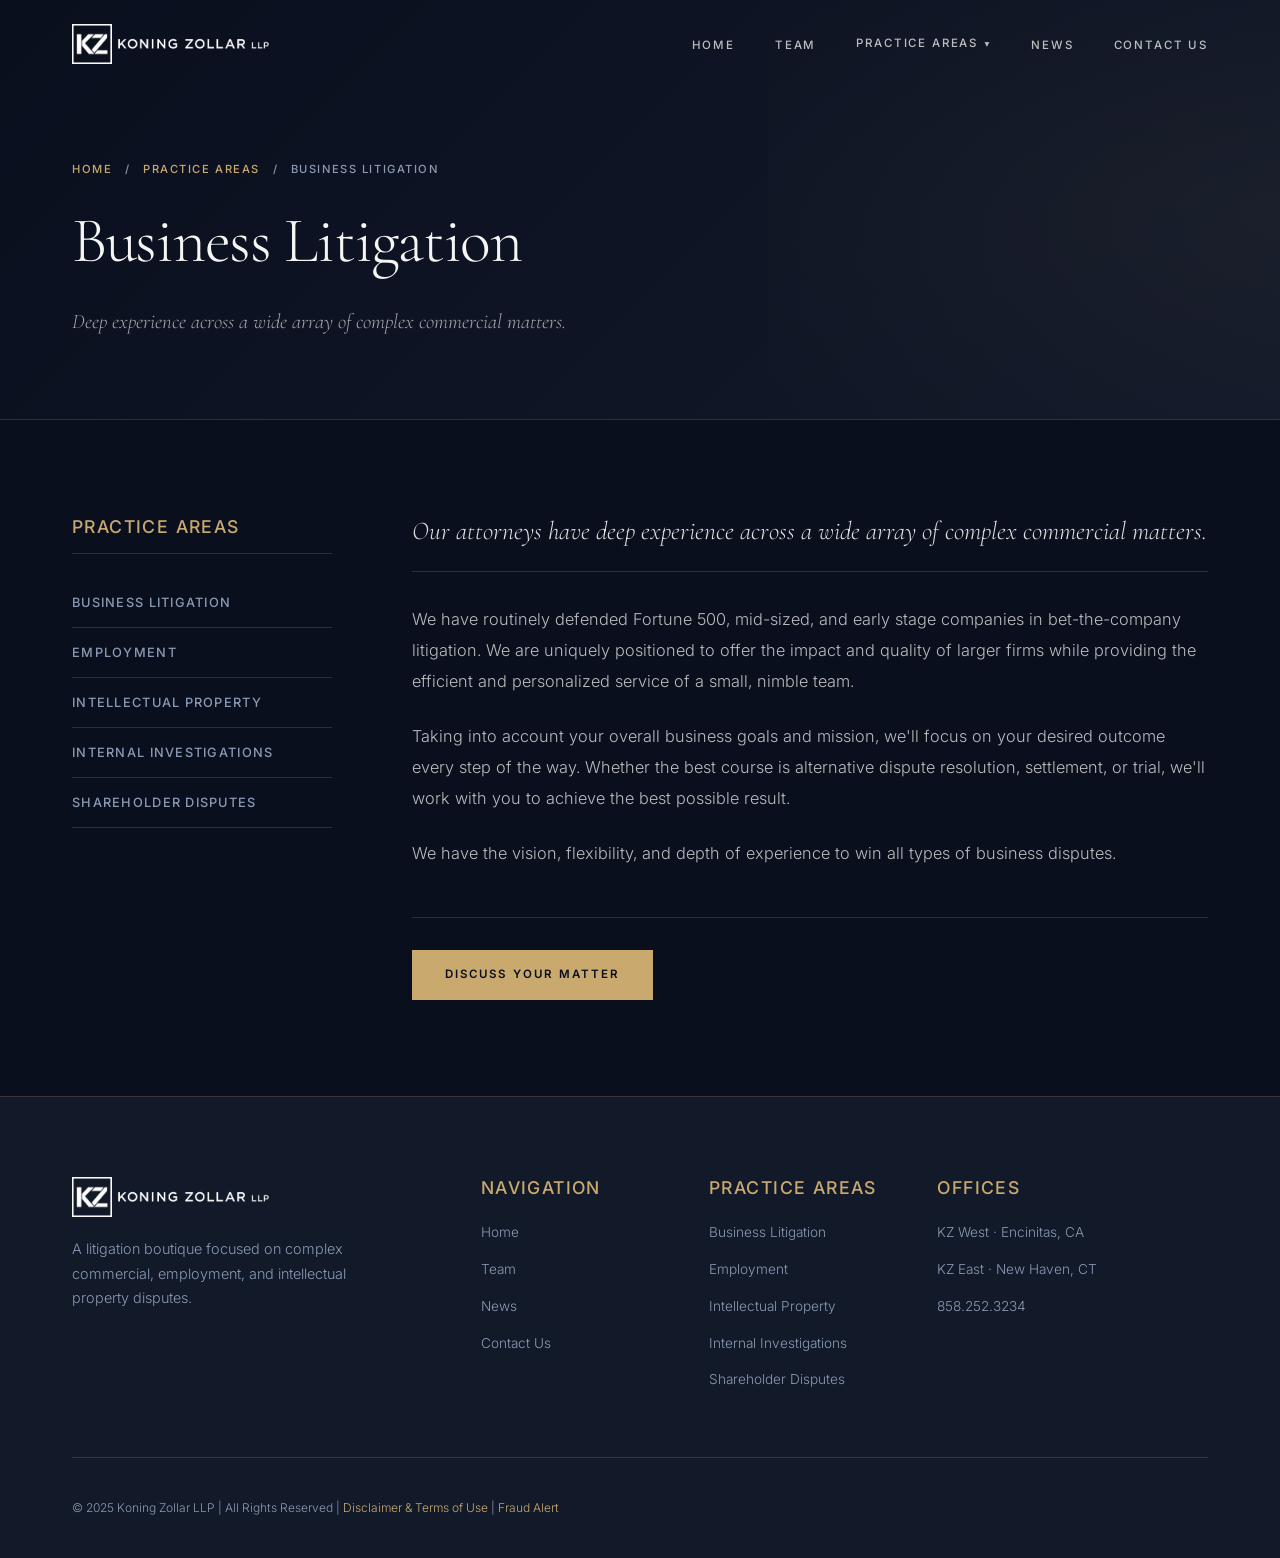
<file: business-litigation.html>
<!DOCTYPE html>
<html lang="en">
<head>
 <meta charset="UTF-8">
 <meta name="viewport" content="width=device-width, initial-scale=1.0">
 <meta name="description" content="Koning Zollar LLP Business Litigation — Deep experience across complex commercial matters.">
 <title>Business Litigation | Koning Zollar LLP</title>
 <link rel="stylesheet" href="css/styles.css">
</head>
<body>
 <nav class="nav">
 <div class="nav-inner">
 <a href="index.html" class="nav-logo"><img src="images/logo.png" alt="Koning Zollar LLP" class="nav-logo-img"><span class="nav-logo-text">Koning Zollar<br>LLP</span></a>
 <ul class="nav-links">
 <li><a href="index.html">Home</a></li>
 <li><a href="team.html">Team</a></li>
 <li class="nav-dropdown">
 <a href="#" class="active">Practice Areas <span class="dropdown-arrow">▾</span></a>
 <ul class="dropdown-menu">
 <li><a href="business-litigation.html" class="active">Business Litigation</a></li>
 <li><a href="employment.html">Employment</a></li>
 <li><a href="intellectual-property.html">Intellectual Property</a></li>
 <li><a href="investigations.html">Internal Investigations</a></li>
 <li><a href="shareholder-disputes.html">Shareholder Disputes</a></li>
 </ul>
 </li>
 <li><a href="news.html">News</a></li>
 
 <li><a href="contact.html">Contact Us</a></li>
 </ul>
 <div class="nav-hamburger"><span></span><span></span><span></span></div>
 </div>
 </nav>
 <ul class="nav-mobile">
 <li><a href="index.html">Home</a></li><li><a href="team.html">Team</a></li>
 <li><a href="business-litigation.html">Business Litigation</a></li><li><a href="employment.html">Employment</a></li>
 <li><a href="intellectual-property.html">Intellectual Property</a></li><li><a href="investigations.html">Internal Investigations</a></li>
 <li><a href="shareholder-disputes.html">Shareholder Disputes</a></li><li><a href="news.html">News</a></li>
 
 <li><a href="contact.html">Contact Us</a></li>
 </ul>

 <section class="page-hero">
 <div class="container">
 <div class="breadcrumb"><a href="index.html">Home</a> <span>/</span> <a href="#">Practice Areas</a> <span>/</span> Business Litigation</div>
 <h1 class="animate">Business Litigation</h1>
 <p class="page-sub animate animate-delay-1">Deep experience across a wide array of complex commercial matters.</p>
 </div>
 </section>

 <section class="practice-content">
 <div class="practice-layout">
 <aside class="practice-sidebar animate from-left">
 <h4>Practice Areas</h4>
 <ul>
 <li><a href="business-litigation.html" class="active">Business Litigation</a></li>
 <li><a href="employment.html">Employment</a></li>
 <li><a href="intellectual-property.html">Intellectual Property</a></li>
 <li><a href="investigations.html">Internal Investigations</a></li>
 <li><a href="shareholder-disputes.html">Shareholder Disputes</a></li>
 </ul>
 </aside>
 <div class="practice-body animate">
 <h3>Our attorneys have deep experience across a wide array of complex commercial matters.</h3>
 <p>We have routinely defended Fortune 500, mid-sized, and early stage companies in bet-the-company litigation. We are uniquely positioned to offer the impact and quality of larger firms while providing the efficient and personalized service of a small, nimble team.</p>
 <p>Taking into account your overall business goals and mission, we'll focus on your desired outcome every step of the way. Whether the best course is alternative dispute resolution, settlement, or trial, we'll work with you to achieve the best possible result.</p>
 <p>We have the vision, flexibility, and depth of experience to win all types of business disputes.</p>
 <div style="margin-top:3rem; padding-top:2rem; border-top:1px solid var(--border);">
 <a href="contact.html" class="btn btn-primary">Discuss Your Matter</a>
 </div>
 </div>
 </div>
 </section>

 <footer>
 <div class="footer-inner">
 <div class="footer-grid">
 <div class="footer-brand"><div class="nav-logo"><img src="images/logo.png" alt="Koning Zollar LLP" class="nav-logo-img"><span class="nav-logo-text">Koning Zollar<br>LLP</span></div><p>A litigation boutique focused on complex commercial, employment, and intellectual property disputes.</p></div>
 <div class="footer-col"><h4>Navigation</h4><ul><li><a href="index.html">Home</a></li><li><a href="team.html">Team</a></li><li><a href="news.html">News</a></li>
 
 <li><a href="contact.html">Contact Us</a></li></ul></div>
 <div class="footer-col"><h4>Practice Areas</h4><ul><li><a href="business-litigation.html">Business Litigation</a></li><li><a href="employment.html">Employment</a></li><li><a href="intellectual-property.html">Intellectual Property</a></li><li><a href="investigations.html">Internal Investigations</a></li><li><a href="shareholder-disputes.html">Shareholder Disputes</a></li></ul></div>
 <div class="footer-col"><h4>Offices</h4><ul><li><a href="contact.html">KZ West · Encinitas, CA</a></li><li><a href="contact.html">KZ East · New Haven, CT</a></li><li><a href="tel:8582523234">858.252.3234</a></li></ul></div>
 </div>
 <div class="footer-bottom"><p>© 2025 Koning Zollar LLP | All Rights Reserved | <a href="#">Disclaimer &amp; Terms of Use</a> | <a href="#">Fraud Alert</a></p></div>
 </div>
 </footer>
 <script src="js/main.js"></script>
</body>
</html>
</file>
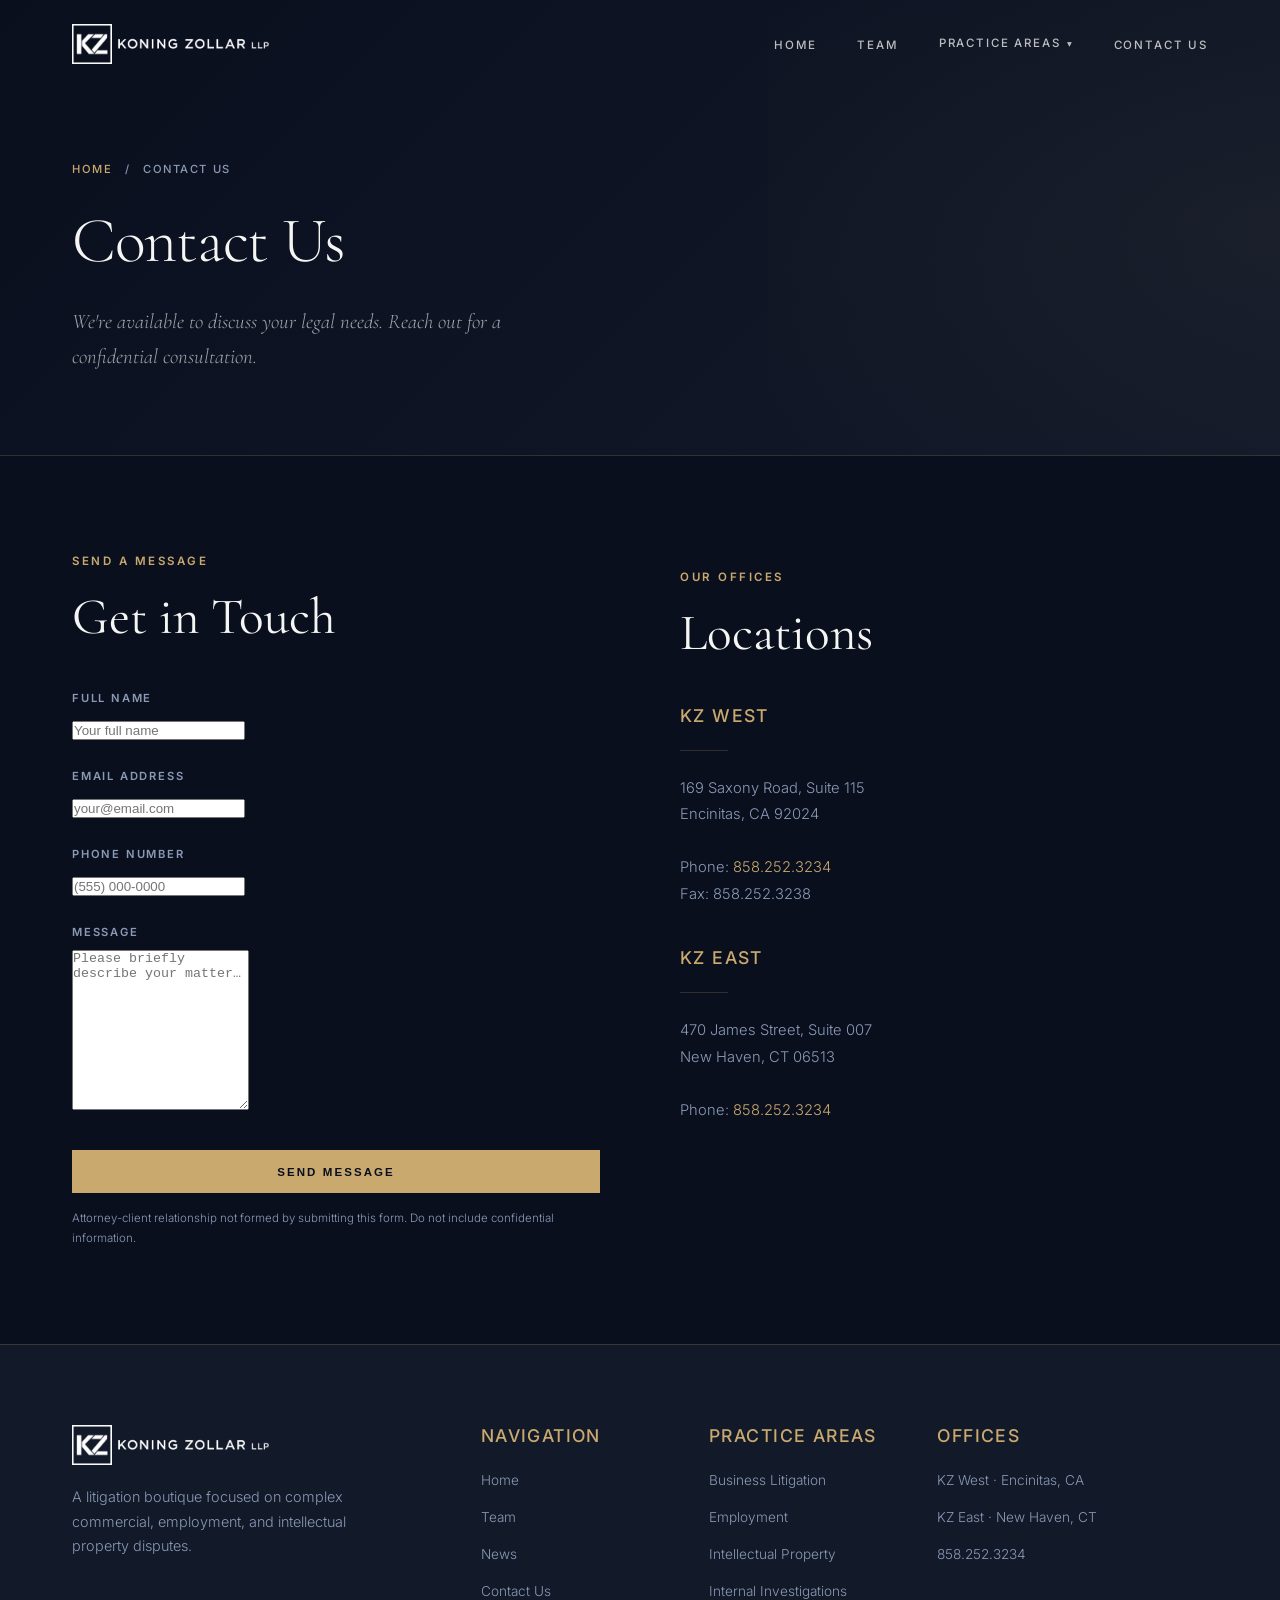
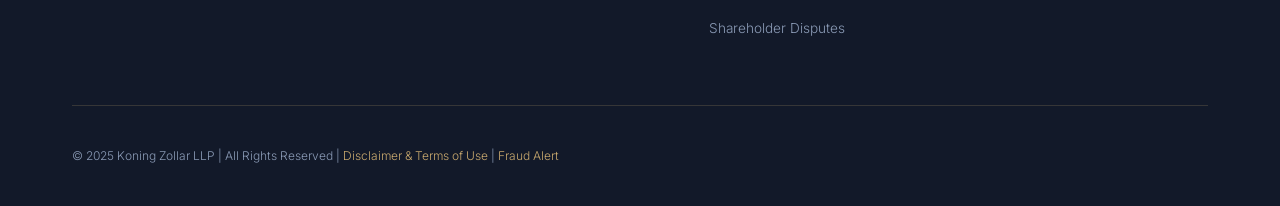
<file: contact.html>
<!DOCTYPE html>
<html lang="en">
<head>
 <meta charset="UTF-8">
 <meta name="viewport" content="width=device-width, initial-scale=1.0">
 <meta name="description" content="Contact Koning Zollar LLP — Offices in Encinitas, CA and New Haven, CT.">
 <title>Contact Us | Koning Zollar LLP</title>
 <link rel="stylesheet" href="css/styles.css">
</head>
<body>
 <nav class="nav">
 <div class="nav-inner">
 <a href="index.html" class="nav-logo"><img src="images/logo.png" alt="Koning Zollar LLP" class="nav-logo-img"><span class="nav-logo-text">Koning Zollar<br>LLP</span></a>
 <ul class="nav-links">
 <li><a href="index.html">Home</a></li><li><a href="team.html">Team</a></li>
 <li class="nav-dropdown">
 <a href="#">Practice Areas <span class="dropdown-arrow">▾</span></a>
 <ul class="dropdown-menu">
 <li><a href="business-litigation.html">Business Litigation</a></li>
 <li><a href="employment.html">Employment</a></li>
 <li><a href="intellectual-property.html">Intellectual Property</a></li>
 <li><a href="investigations.html">Internal Investigations</a></li>
 <li><a href="shareholder-disputes.html">Shareholder Disputes</a></li>
 </ul>
 </li>
 <li><a href="contact.html" class="active">Contact Us</a></li>
 </ul>
 <div class="nav-hamburger"><span></span><span></span><span></span></div>
 </div>
 </nav>
 <ul class="nav-mobile">
 <li><a href="index.html">Home</a></li><li><a href="team.html">Team</a></li>
 <li><a href="business-litigation.html">Business Litigation</a></li><li><a href="employment.html">Employment</a></li>
 <li><a href="intellectual-property.html">Intellectual Property</a></li><li><a href="investigations.html">Internal Investigations</a></li>
 <li><a href="shareholder-disputes.html">Shareholder Disputes</a></li><li><a href="news.html">News</a></li>
 
 <li><a href="contact.html">Contact Us</a></li>
 </ul>

 <section class="page-hero">
 <div class="container">
 <div class="breadcrumb"><a href="index.html">Home</a> <span>/</span> Contact Us</div>
 <h1 class="animate">Contact Us</h1>
 <p class="page-sub animate animate-delay-1">We're available to discuss your legal needs. Reach out for a confidential consultation.</p>
 </div>
 </section>

 <section class="contact-section">
 <div class="contact-layout">

 <!-- FORM -->
 <div class="contact-form-wrap animate from-left">
 <span class="section-label">Send a Message</span>
 <h2>Get in Touch</h2>
 <form onsubmit="return false;" style="margin-top:2rem;">
 <div class="form-group">
 <label for="name">Full Name</label>
 <input type="text" id="name" name="name" placeholder="Your full name" required>
 </div>
 <div class="form-group">
 <label for="email">Email Address</label>
 <input type="email" id="email" name="email" placeholder="your@email.com" required>
 </div>
 <div class="form-group">
 <label for="phone">Phone Number</label>
 <input type="tel" id="phone" name="phone" placeholder="(555) 000-0000">
 </div>
 <div class="form-group">
 <label for="message">Message</label>
 <textarea id="message" name="message" placeholder="Please briefly describe your matter…" required></textarea>
 </div>
 <button type="submit" class="btn btn-primary" style="width:100%; justify-content:center; margin-top:0.5rem;">Send Message</button>
 <p style="font-size:0.72rem; color:var(--muted); margin-top:1rem; max-width:none;">
 Attorney-client relationship not formed by submitting this form. Do not include confidential information.
 </p>
 </form>
 </div>

 <!-- OFFICES -->
 <div class="contact-info-wrap animate">
 <span class="section-label">Our Offices</span>
 <h2>Locations</h2>
 <div class="contact-offices" style="margin-top:2rem;">

 <div class="contact-office">
 <h4>KZ West</h4>
 <div class="contact-divider"></div>
 <p>
 169 Saxony Road, Suite 115<br>
 Encinitas, CA 92024<br><br>
 Phone: <a href="tel:8582523234">858.252.3234</a><br>
 Fax: 858.252.3238
 </p>
 </div>

 <div class="contact-office">
 <h4>KZ East</h4>
 <div class="contact-divider"></div>
 <p>
 470 James Street, Suite 007<br>
 New Haven, CT 06513<br><br>
 Phone: <a href="tel:8582523234">858.252.3234</a>
 </p>
 </div>

 </div>
 </div>

 </div>
 </section>

 <footer>
 <div class="footer-inner">
 <div class="footer-grid">
 <div class="footer-brand"><div class="nav-logo"><img src="images/logo.png" alt="Koning Zollar LLP" class="nav-logo-img"><span class="nav-logo-text">Koning Zollar<br>LLP</span></div><p>A litigation boutique focused on complex commercial, employment, and intellectual property disputes.</p></div>
 <div class="footer-col"><h4>Navigation</h4><ul><li><a href="index.html">Home</a></li><li><a href="team.html">Team</a></li><li><a href="news.html">News</a></li>
 
 <li><a href="contact.html">Contact Us</a></li></ul></div>
 <div class="footer-col"><h4>Practice Areas</h4><ul><li><a href="business-litigation.html">Business Litigation</a></li><li><a href="employment.html">Employment</a></li><li><a href="intellectual-property.html">Intellectual Property</a></li><li><a href="investigations.html">Internal Investigations</a></li><li><a href="shareholder-disputes.html">Shareholder Disputes</a></li></ul></div>
 <div class="footer-col"><h4>Offices</h4><ul><li><a href="contact.html">KZ West · Encinitas, CA</a></li><li><a href="contact.html">KZ East · New Haven, CT</a></li><li><a href="tel:8582523234">858.252.3234</a></li></ul></div>
 </div>
 <div class="footer-bottom"><p>© 2025 Koning Zollar LLP | All Rights Reserved | <a href="#">Disclaimer &amp; Terms of Use</a> | <a href="#">Fraud Alert</a></p></div>
 </div>
 </footer>
 <script src="js/main.js"></script>
</body>
</html>
</file>
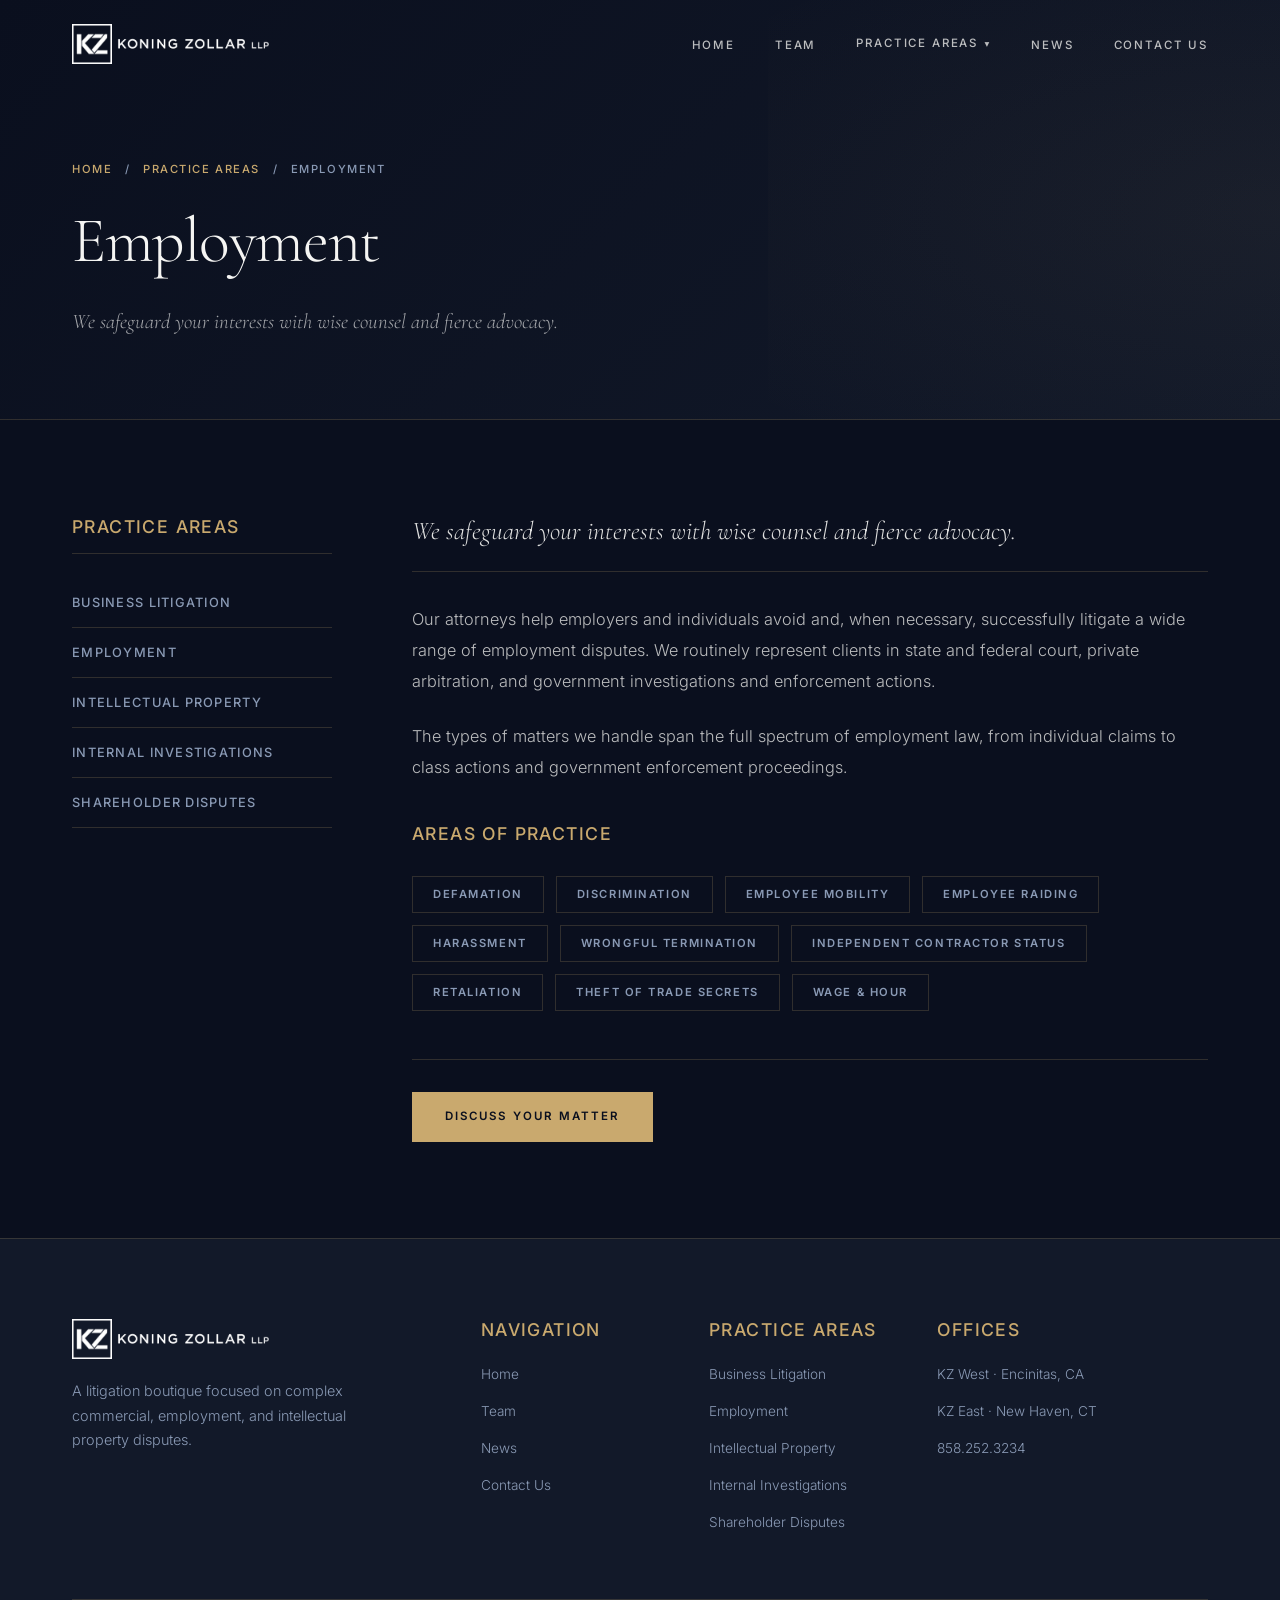
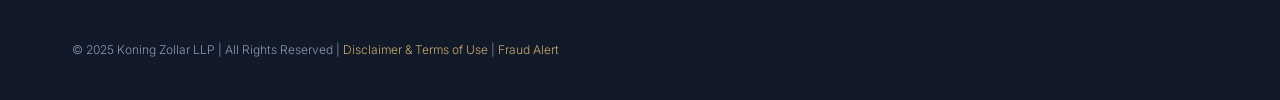
<file: employment.html>
<!DOCTYPE html>
<html lang="en">
<head>
 <meta charset="UTF-8">
 <meta name="viewport" content="width=device-width, initial-scale=1.0">
 <meta name="description" content="Koning Zollar LLP Employment Law — Safeguarding your interests with wise counsel and fierce advocacy.">
 <title>Employment | Koning Zollar LLP</title>
 <link rel="stylesheet" href="css/styles.css">
</head>
<body>
 <nav class="nav">
 <div class="nav-inner">
 <a href="index.html" class="nav-logo"><img src="images/logo.png" alt="Koning Zollar LLP" class="nav-logo-img"><span class="nav-logo-text">Koning Zollar<br>LLP</span></a>
 <ul class="nav-links">
 <li><a href="index.html">Home</a></li><li><a href="team.html">Team</a></li>
 <li class="nav-dropdown">
 <a href="#" class="active">Practice Areas <span class="dropdown-arrow">▾</span></a>
 <ul class="dropdown-menu">
 <li><a href="business-litigation.html">Business Litigation</a></li>
 <li><a href="employment.html" class="active">Employment</a></li>
 <li><a href="intellectual-property.html">Intellectual Property</a></li>
 <li><a href="investigations.html">Internal Investigations</a></li>
 <li><a href="shareholder-disputes.html">Shareholder Disputes</a></li>
 </ul>
 </li>
 <li><a href="news.html">News</a></li>
 
 <li><a href="contact.html">Contact Us</a></li>
 </ul>
 <div class="nav-hamburger"><span></span><span></span><span></span></div>
 </div>
 </nav>
 <ul class="nav-mobile">
 <li><a href="index.html">Home</a></li><li><a href="team.html">Team</a></li>
 <li><a href="business-litigation.html">Business Litigation</a></li><li><a href="employment.html">Employment</a></li>
 <li><a href="intellectual-property.html">Intellectual Property</a></li><li><a href="investigations.html">Internal Investigations</a></li>
 <li><a href="shareholder-disputes.html">Shareholder Disputes</a></li><li><a href="news.html">News</a></li>
 
 <li><a href="contact.html">Contact Us</a></li>
 </ul>

 <section class="page-hero">
 <div class="container">
 <div class="breadcrumb"><a href="index.html">Home</a> <span>/</span> <a href="#">Practice Areas</a> <span>/</span> Employment</div>
 <h1 class="animate">Employment</h1>
 <p class="page-sub animate animate-delay-1">We safeguard your interests with wise counsel and fierce advocacy.</p>
 </div>
 </section>

 <section class="practice-content">
 <div class="practice-layout">
 <aside class="practice-sidebar animate from-left">
 <h4>Practice Areas</h4>
 <ul>
 <li><a href="business-litigation.html">Business Litigation</a></li>
 <li><a href="employment.html" class="active">Employment</a></li>
 <li><a href="intellectual-property.html">Intellectual Property</a></li>
 <li><a href="investigations.html">Internal Investigations</a></li>
 <li><a href="shareholder-disputes.html">Shareholder Disputes</a></li>
 </ul>
 </aside>
 <div class="practice-body animate">
 <h3>We safeguard your interests with wise counsel and fierce advocacy.</h3>
 <p>Our attorneys help employers and individuals avoid and, when necessary, successfully litigate a wide range of employment disputes. We routinely represent clients in state and federal court, private arbitration, and government investigations and enforcement actions.</p>
 <p>The types of matters we handle span the full spectrum of employment law, from individual claims to class actions and government enforcement proceedings.</p>
 <h4>Areas of Practice</h4>
 <div class="matter-tags">
 <span class="matter-tag">Defamation</span>
 <span class="matter-tag">Discrimination</span>
 <span class="matter-tag">Employee Mobility</span>
 <span class="matter-tag">Employee Raiding</span>
 <span class="matter-tag">Harassment</span>
 <span class="matter-tag">Wrongful Termination</span>
 <span class="matter-tag">Independent Contractor Status</span>
 <span class="matter-tag">Retaliation</span>
 <span class="matter-tag">Theft of Trade Secrets</span>
 <span class="matter-tag">Wage &amp; Hour</span>
 </div>
 <div style="margin-top:3rem; padding-top:2rem; border-top:1px solid var(--border);">
 <a href="contact.html" class="btn btn-primary">Discuss Your Matter</a>
 </div>
 </div>
 </div>
 </section>

 <footer>
 <div class="footer-inner">
 <div class="footer-grid">
 <div class="footer-brand"><div class="nav-logo"><img src="images/logo.png" alt="Koning Zollar LLP" class="nav-logo-img"><span class="nav-logo-text">Koning Zollar<br>LLP</span></div><p>A litigation boutique focused on complex commercial, employment, and intellectual property disputes.</p></div>
 <div class="footer-col"><h4>Navigation</h4><ul><li><a href="index.html">Home</a></li><li><a href="team.html">Team</a></li><li><a href="news.html">News</a></li>
 
 <li><a href="contact.html">Contact Us</a></li></ul></div>
 <div class="footer-col"><h4>Practice Areas</h4><ul><li><a href="business-litigation.html">Business Litigation</a></li><li><a href="employment.html">Employment</a></li><li><a href="intellectual-property.html">Intellectual Property</a></li><li><a href="investigations.html">Internal Investigations</a></li><li><a href="shareholder-disputes.html">Shareholder Disputes</a></li></ul></div>
 <div class="footer-col"><h4>Offices</h4><ul><li><a href="contact.html">KZ West · Encinitas, CA</a></li><li><a href="contact.html">KZ East · New Haven, CT</a></li><li><a href="tel:8582523234">858.252.3234</a></li></ul></div>
 </div>
 <div class="footer-bottom"><p>© 2025 Koning Zollar LLP | All Rights Reserved | <a href="#">Disclaimer &amp; Terms of Use</a> | <a href="#">Fraud Alert</a></p></div>
 </div>
 </footer>
 <script src="js/main.js"></script>
</body>
</html>
</file>
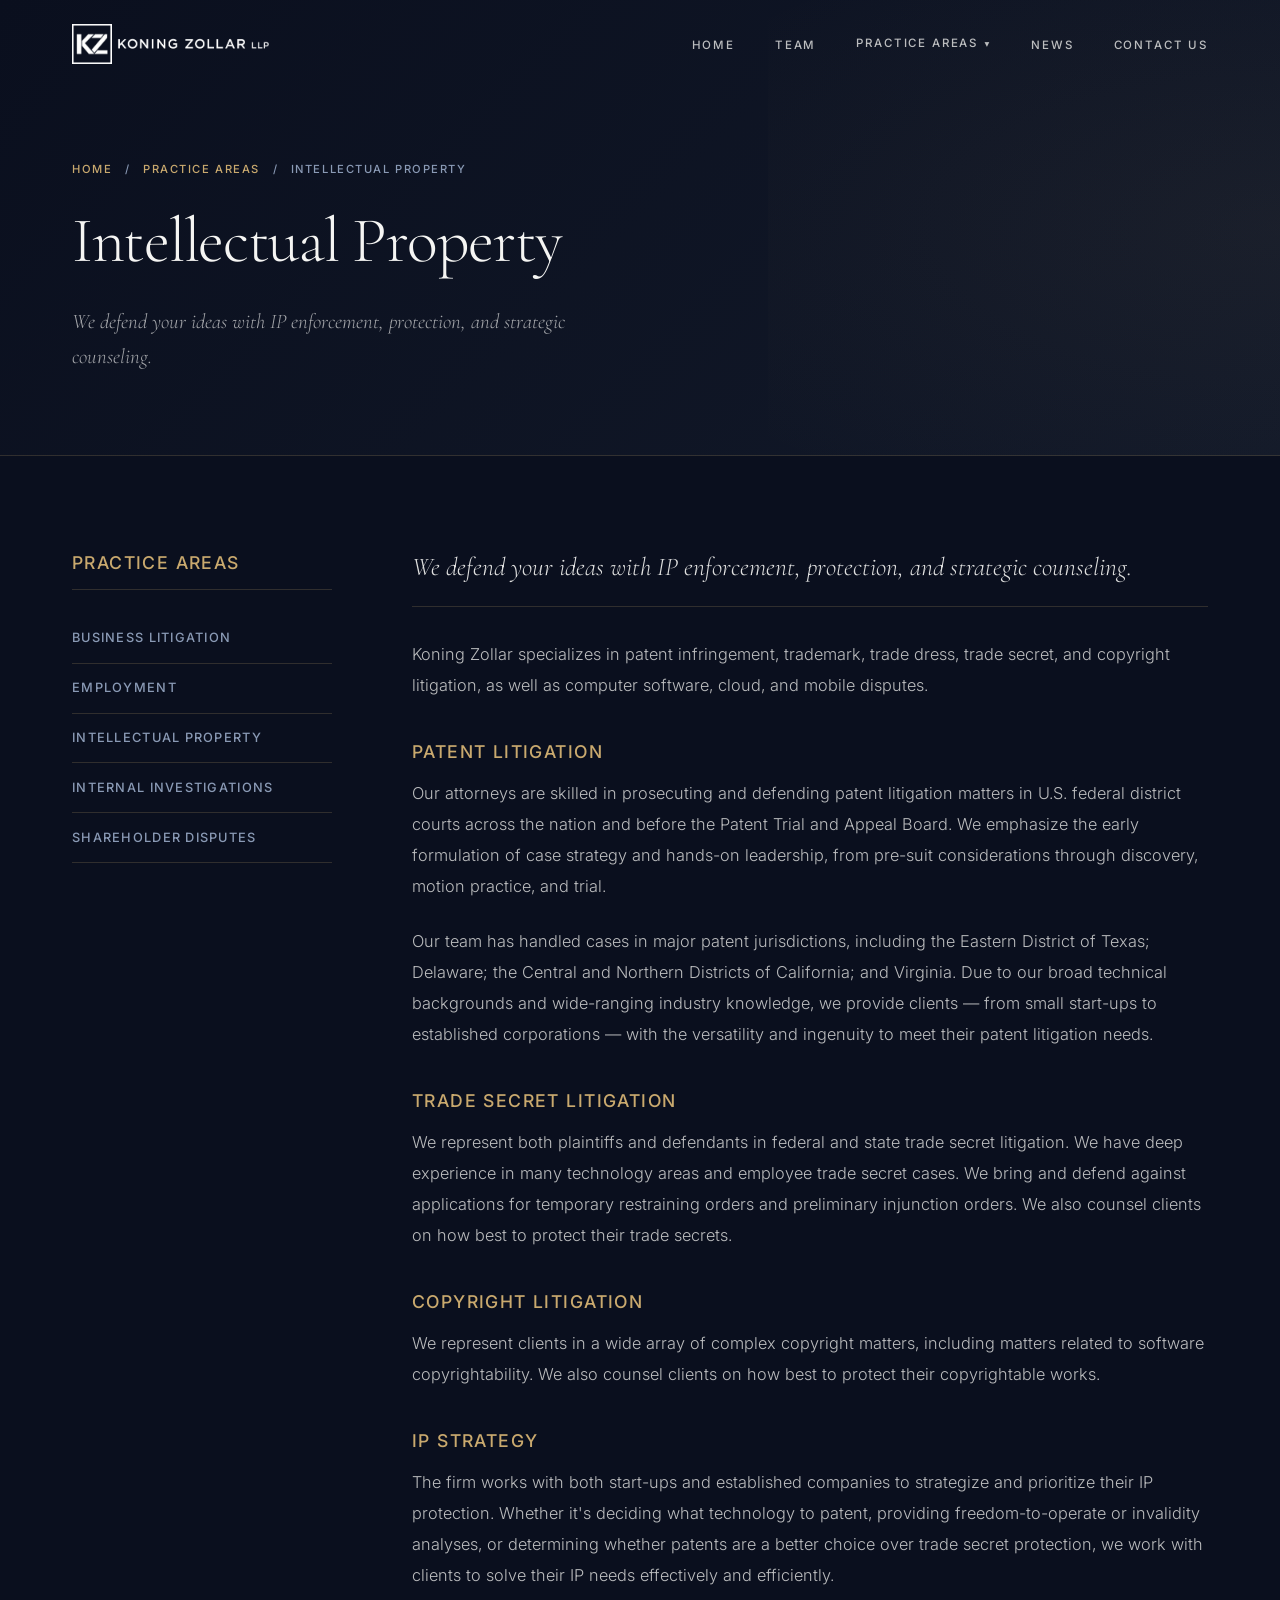
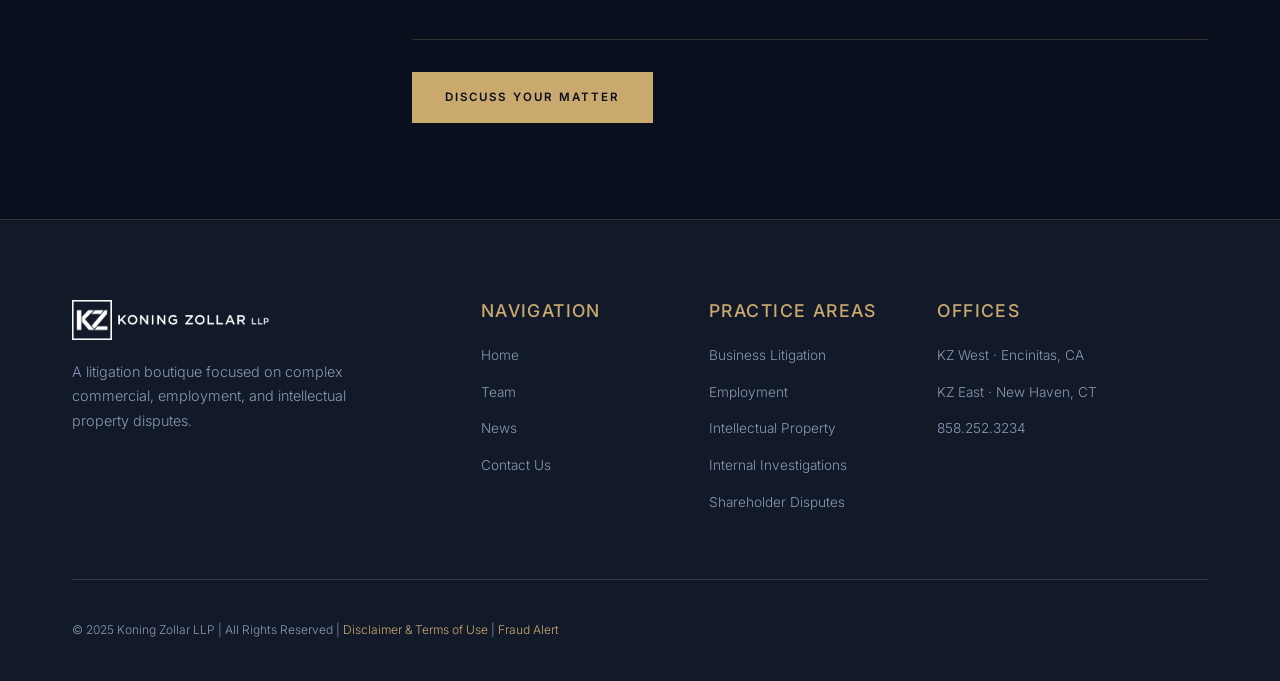
<file: intellectual-property.html>
<!DOCTYPE html>
<html lang="en">
<head>
 <meta charset="UTF-8">
 <meta name="viewport" content="width=device-width, initial-scale=1.0">
 <meta name="description" content="Koning Zollar LLP Intellectual Property — Patent, trademark, trade secret, and copyright litigation.">
 <title>Intellectual Property | Koning Zollar LLP</title>
 <link rel="stylesheet" href="css/styles.css">
</head>
<body>
 <nav class="nav">
 <div class="nav-inner">
 <a href="index.html" class="nav-logo"><img src="images/logo.png" alt="Koning Zollar LLP" class="nav-logo-img"><span class="nav-logo-text">Koning Zollar<br>LLP</span></a>
 <ul class="nav-links">
 <li><a href="index.html">Home</a></li><li><a href="team.html">Team</a></li>
 <li class="nav-dropdown">
 <a href="#" class="active">Practice Areas <span class="dropdown-arrow">▾</span></a>
 <ul class="dropdown-menu">
 <li><a href="business-litigation.html">Business Litigation</a></li>
 <li><a href="employment.html">Employment</a></li>
 <li><a href="intellectual-property.html" class="active">Intellectual Property</a></li>
 <li><a href="investigations.html">Internal Investigations</a></li>
 <li><a href="shareholder-disputes.html">Shareholder Disputes</a></li>
 </ul>
 </li>
 <li><a href="news.html">News</a></li>
 
 <li><a href="contact.html">Contact Us</a></li>
 </ul>
 <div class="nav-hamburger"><span></span><span></span><span></span></div>
 </div>
 </nav>
 <ul class="nav-mobile">
 <li><a href="index.html">Home</a></li><li><a href="team.html">Team</a></li>
 <li><a href="business-litigation.html">Business Litigation</a></li><li><a href="employment.html">Employment</a></li>
 <li><a href="intellectual-property.html">Intellectual Property</a></li><li><a href="investigations.html">Internal Investigations</a></li>
 <li><a href="shareholder-disputes.html">Shareholder Disputes</a></li><li><a href="news.html">News</a></li>
 
 <li><a href="contact.html">Contact Us</a></li>
 </ul>

 <section class="page-hero">
 <div class="container">
 <div class="breadcrumb"><a href="index.html">Home</a> <span>/</span> <a href="#">Practice Areas</a> <span>/</span> Intellectual Property</div>
 <h1 class="animate">Intellectual Property</h1>
 <p class="page-sub animate animate-delay-1">We defend your ideas with IP enforcement, protection, and strategic counseling.</p>
 </div>
 </section>

 <section class="practice-content">
 <div class="practice-layout">
 <aside class="practice-sidebar animate from-left">
 <h4>Practice Areas</h4>
 <ul>
 <li><a href="business-litigation.html">Business Litigation</a></li>
 <li><a href="employment.html">Employment</a></li>
 <li><a href="intellectual-property.html" class="active">Intellectual Property</a></li>
 <li><a href="investigations.html">Internal Investigations</a></li>
 <li><a href="shareholder-disputes.html">Shareholder Disputes</a></li>
 </ul>
 </aside>
 <div class="practice-body animate">
 <h3>We defend your ideas with IP enforcement, protection, and strategic counseling.</h3>
 <p>Koning Zollar specializes in patent infringement, trademark, trade dress, trade secret, and copyright litigation, as well as computer software, cloud, and mobile disputes.</p>

 <h4>Patent Litigation</h4>
 <p>Our attorneys are skilled in prosecuting and defending patent litigation matters in U.S. federal district courts across the nation and before the Patent Trial and Appeal Board. We emphasize the early formulation of case strategy and hands-on leadership, from pre-suit considerations through discovery, motion practice, and trial.</p>
 <p>Our team has handled cases in major patent jurisdictions, including the Eastern District of Texas; Delaware; the Central and Northern Districts of California; and Virginia. Due to our broad technical backgrounds and wide-ranging industry knowledge, we provide clients — from small start-ups to established corporations — with the versatility and ingenuity to meet their patent litigation needs.</p>

 <h4>Trade Secret Litigation</h4>
 <p>We represent both plaintiffs and defendants in federal and state trade secret litigation. We have deep experience in many technology areas and employee trade secret cases. We bring and defend against applications for temporary restraining orders and preliminary injunction orders. We also counsel clients on how best to protect their trade secrets.</p>

 <h4>Copyright Litigation</h4>
 <p>We represent clients in a wide array of complex copyright matters, including matters related to software copyrightability. We also counsel clients on how best to protect their copyrightable works.</p>

 <h4>IP Strategy</h4>
 <p>The firm works with both start-ups and established companies to strategize and prioritize their IP protection. Whether it's deciding what technology to patent, providing freedom-to-operate or invalidity analyses, or determining whether patents are a better choice over trade secret protection, we work with clients to solve their IP needs effectively and efficiently.</p>

 <div style="margin-top:3rem; padding-top:2rem; border-top:1px solid var(--border);">
 <a href="contact.html" class="btn btn-primary">Discuss Your Matter</a>
 </div>
 </div>
 </div>
 </section>

 <footer>
 <div class="footer-inner">
 <div class="footer-grid">
 <div class="footer-brand"><div class="nav-logo"><img src="images/logo.png" alt="Koning Zollar LLP" class="nav-logo-img"><span class="nav-logo-text">Koning Zollar<br>LLP</span></div><p>A litigation boutique focused on complex commercial, employment, and intellectual property disputes.</p></div>
 <div class="footer-col"><h4>Navigation</h4><ul><li><a href="index.html">Home</a></li><li><a href="team.html">Team</a></li><li><a href="news.html">News</a></li>
 
 <li><a href="contact.html">Contact Us</a></li></ul></div>
 <div class="footer-col"><h4>Practice Areas</h4><ul><li><a href="business-litigation.html">Business Litigation</a></li><li><a href="employment.html">Employment</a></li><li><a href="intellectual-property.html">Intellectual Property</a></li><li><a href="investigations.html">Internal Investigations</a></li><li><a href="shareholder-disputes.html">Shareholder Disputes</a></li></ul></div>
 <div class="footer-col"><h4>Offices</h4><ul><li><a href="contact.html">KZ West · Encinitas, CA</a></li><li><a href="contact.html">KZ East · New Haven, CT</a></li><li><a href="tel:8582523234">858.252.3234</a></li></ul></div>
 </div>
 <div class="footer-bottom"><p>© 2025 Koning Zollar LLP | All Rights Reserved | <a href="#">Disclaimer &amp; Terms of Use</a> | <a href="#">Fraud Alert</a></p></div>
 </div>
 </footer>
 <script src="js/main.js"></script>
</body>
</html>
</file>
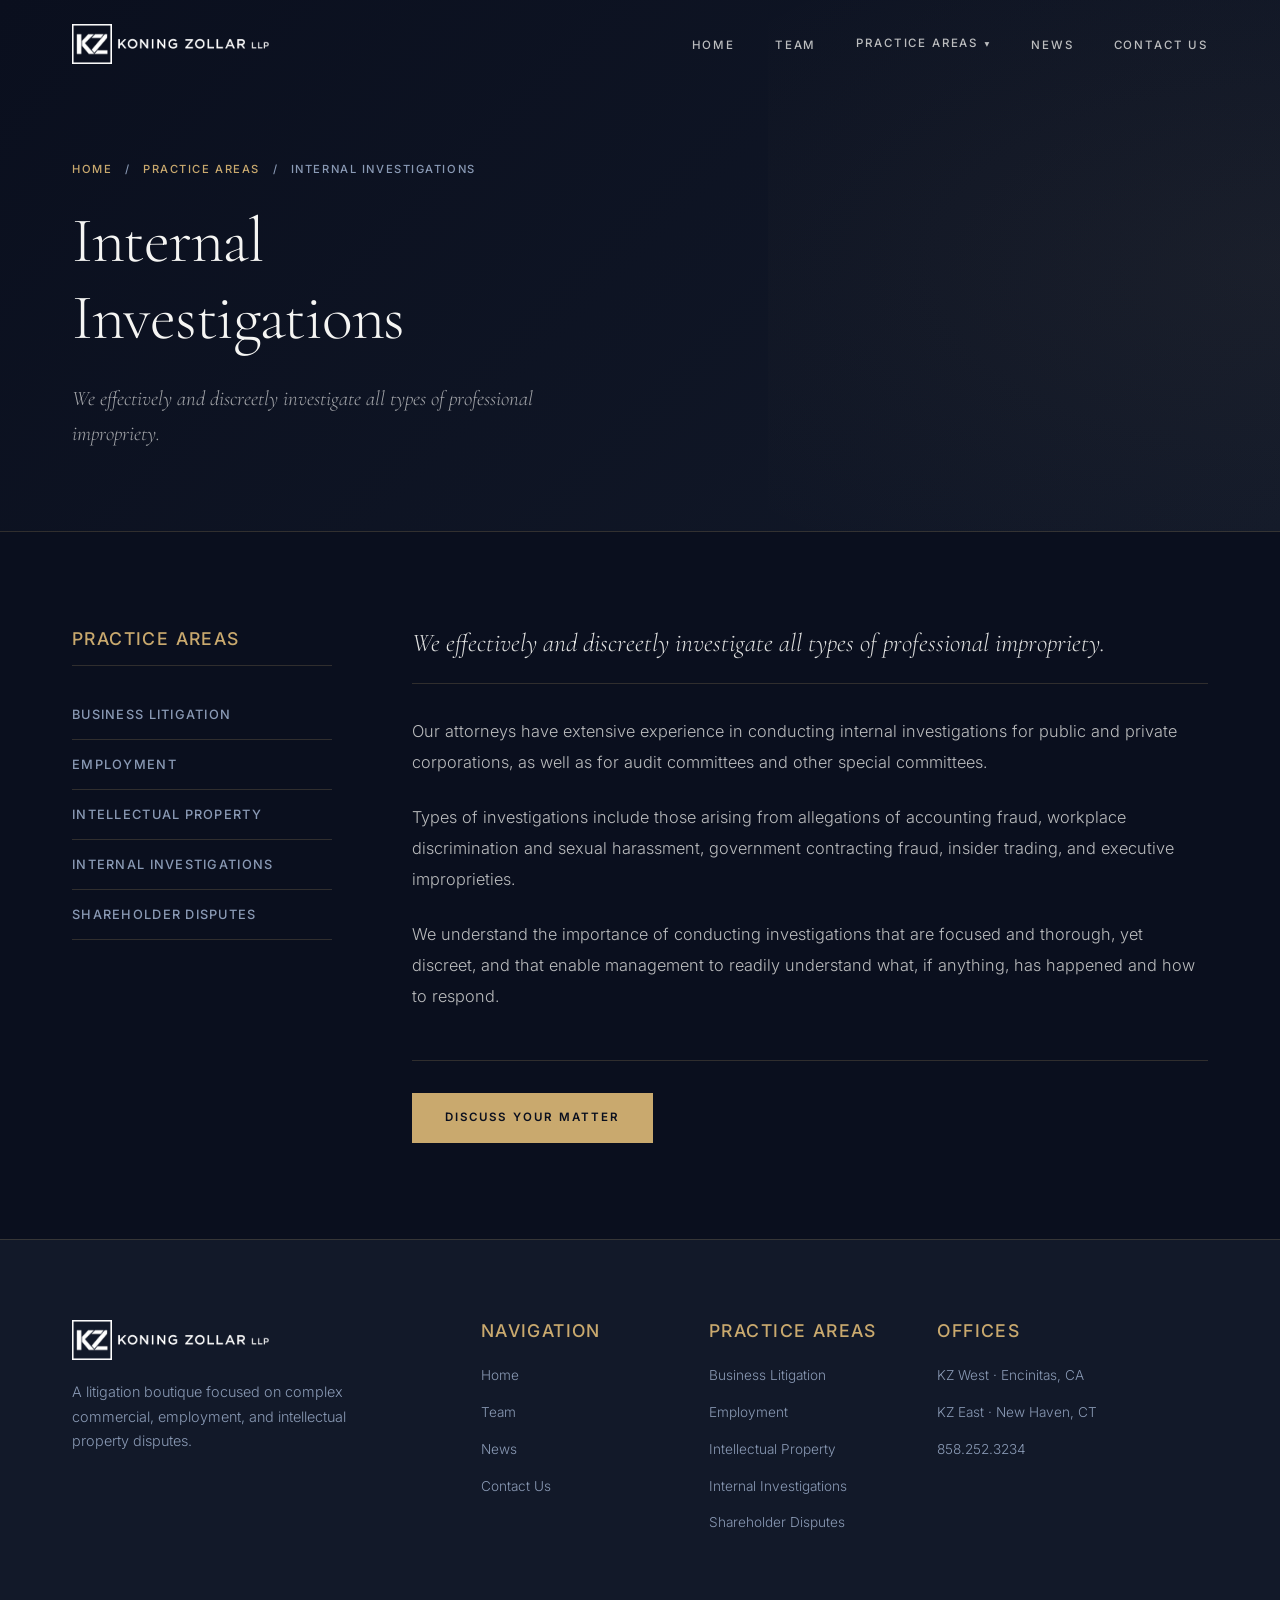
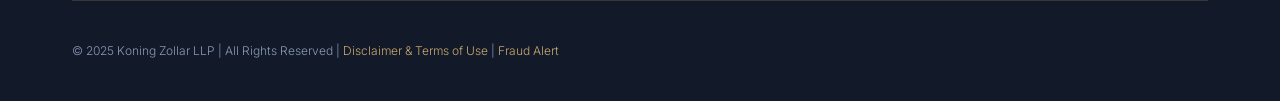
<file: investigations.html>
<!DOCTYPE html>
<html lang="en">
<head>
 <meta charset="UTF-8">
 <meta name="viewport" content="width=device-width, initial-scale=1.0">
 <meta name="description" content="Koning Zollar LLP Internal Investigations — Effective, discreet investigation of professional impropriety.">
 <title>Internal Investigations | Koning Zollar LLP</title>
 <link rel="stylesheet" href="css/styles.css">
</head>
<body>
 <nav class="nav">
 <div class="nav-inner">
 <a href="index.html" class="nav-logo"><img src="images/logo.png" alt="Koning Zollar LLP" class="nav-logo-img"><span class="nav-logo-text">Koning Zollar<br>LLP</span></a>
 <ul class="nav-links">
 <li><a href="index.html">Home</a></li><li><a href="team.html">Team</a></li>
 <li class="nav-dropdown">
 <a href="#" class="active">Practice Areas <span class="dropdown-arrow">▾</span></a>
 <ul class="dropdown-menu">
 <li><a href="business-litigation.html">Business Litigation</a></li>
 <li><a href="employment.html">Employment</a></li>
 <li><a href="intellectual-property.html">Intellectual Property</a></li>
 <li><a href="investigations.html" class="active">Internal Investigations</a></li>
 <li><a href="shareholder-disputes.html">Shareholder Disputes</a></li>
 </ul>
 </li>
 <li><a href="news.html">News</a></li>
 
 <li><a href="contact.html">Contact Us</a></li>
 </ul>
 <div class="nav-hamburger"><span></span><span></span><span></span></div>
 </div>
 </nav>
 <ul class="nav-mobile">
 <li><a href="index.html">Home</a></li><li><a href="team.html">Team</a></li>
 <li><a href="business-litigation.html">Business Litigation</a></li><li><a href="employment.html">Employment</a></li>
 <li><a href="intellectual-property.html">Intellectual Property</a></li><li><a href="investigations.html">Internal Investigations</a></li>
 <li><a href="shareholder-disputes.html">Shareholder Disputes</a></li><li><a href="news.html">News</a></li>
 
 <li><a href="contact.html">Contact Us</a></li>
 </ul>

 <section class="page-hero">
 <div class="container">
 <div class="breadcrumb"><a href="index.html">Home</a> <span>/</span> <a href="#">Practice Areas</a> <span>/</span> Internal Investigations</div>
 <h1 class="animate">Internal Investigations</h1>
 <p class="page-sub animate animate-delay-1">We effectively and discreetly investigate all types of professional impropriety.</p>
 </div>
 </section>

 <section class="practice-content">
 <div class="practice-layout">
 <aside class="practice-sidebar animate from-left">
 <h4>Practice Areas</h4>
 <ul>
 <li><a href="business-litigation.html">Business Litigation</a></li>
 <li><a href="employment.html">Employment</a></li>
 <li><a href="intellectual-property.html">Intellectual Property</a></li>
 <li><a href="investigations.html" class="active">Internal Investigations</a></li>
 <li><a href="shareholder-disputes.html">Shareholder Disputes</a></li>
 </ul>
 </aside>
 <div class="practice-body animate">
 <h3>We effectively and discreetly investigate all types of professional impropriety.</h3>
 <p>Our attorneys have extensive experience in conducting internal investigations for public and private corporations, as well as for audit committees and other special committees.</p>
 <p>Types of investigations include those arising from allegations of accounting fraud, workplace discrimination and sexual harassment, government contracting fraud, insider trading, and executive improprieties.</p>
 <p>We understand the importance of conducting investigations that are focused and thorough, yet discreet, and that enable management to readily understand what, if anything, has happened and how to respond.</p>
 <div style="margin-top:3rem; padding-top:2rem; border-top:1px solid var(--border);">
 <a href="contact.html" class="btn btn-primary">Discuss Your Matter</a>
 </div>
 </div>
 </div>
 </section>

 <footer>
 <div class="footer-inner">
 <div class="footer-grid">
 <div class="footer-brand"><div class="nav-logo"><img src="images/logo.png" alt="Koning Zollar LLP" class="nav-logo-img"><span class="nav-logo-text">Koning Zollar<br>LLP</span></div><p>A litigation boutique focused on complex commercial, employment, and intellectual property disputes.</p></div>
 <div class="footer-col"><h4>Navigation</h4><ul><li><a href="index.html">Home</a></li><li><a href="team.html">Team</a></li><li><a href="news.html">News</a></li>
 
 <li><a href="contact.html">Contact Us</a></li></ul></div>
 <div class="footer-col"><h4>Practice Areas</h4><ul><li><a href="business-litigation.html">Business Litigation</a></li><li><a href="employment.html">Employment</a></li><li><a href="intellectual-property.html">Intellectual Property</a></li><li><a href="investigations.html">Internal Investigations</a></li><li><a href="shareholder-disputes.html">Shareholder Disputes</a></li></ul></div>
 <div class="footer-col"><h4>Offices</h4><ul><li><a href="contact.html">KZ West · Encinitas, CA</a></li><li><a href="contact.html">KZ East · New Haven, CT</a></li><li><a href="tel:8582523234">858.252.3234</a></li></ul></div>
 </div>
 <div class="footer-bottom"><p>© 2025 Koning Zollar LLP | All Rights Reserved | <a href="#">Disclaimer &amp; Terms of Use</a> | <a href="#">Fraud Alert</a></p></div>
 </div>
 </footer>
 <script src="js/main.js"></script>
</body>
</html>
</file>
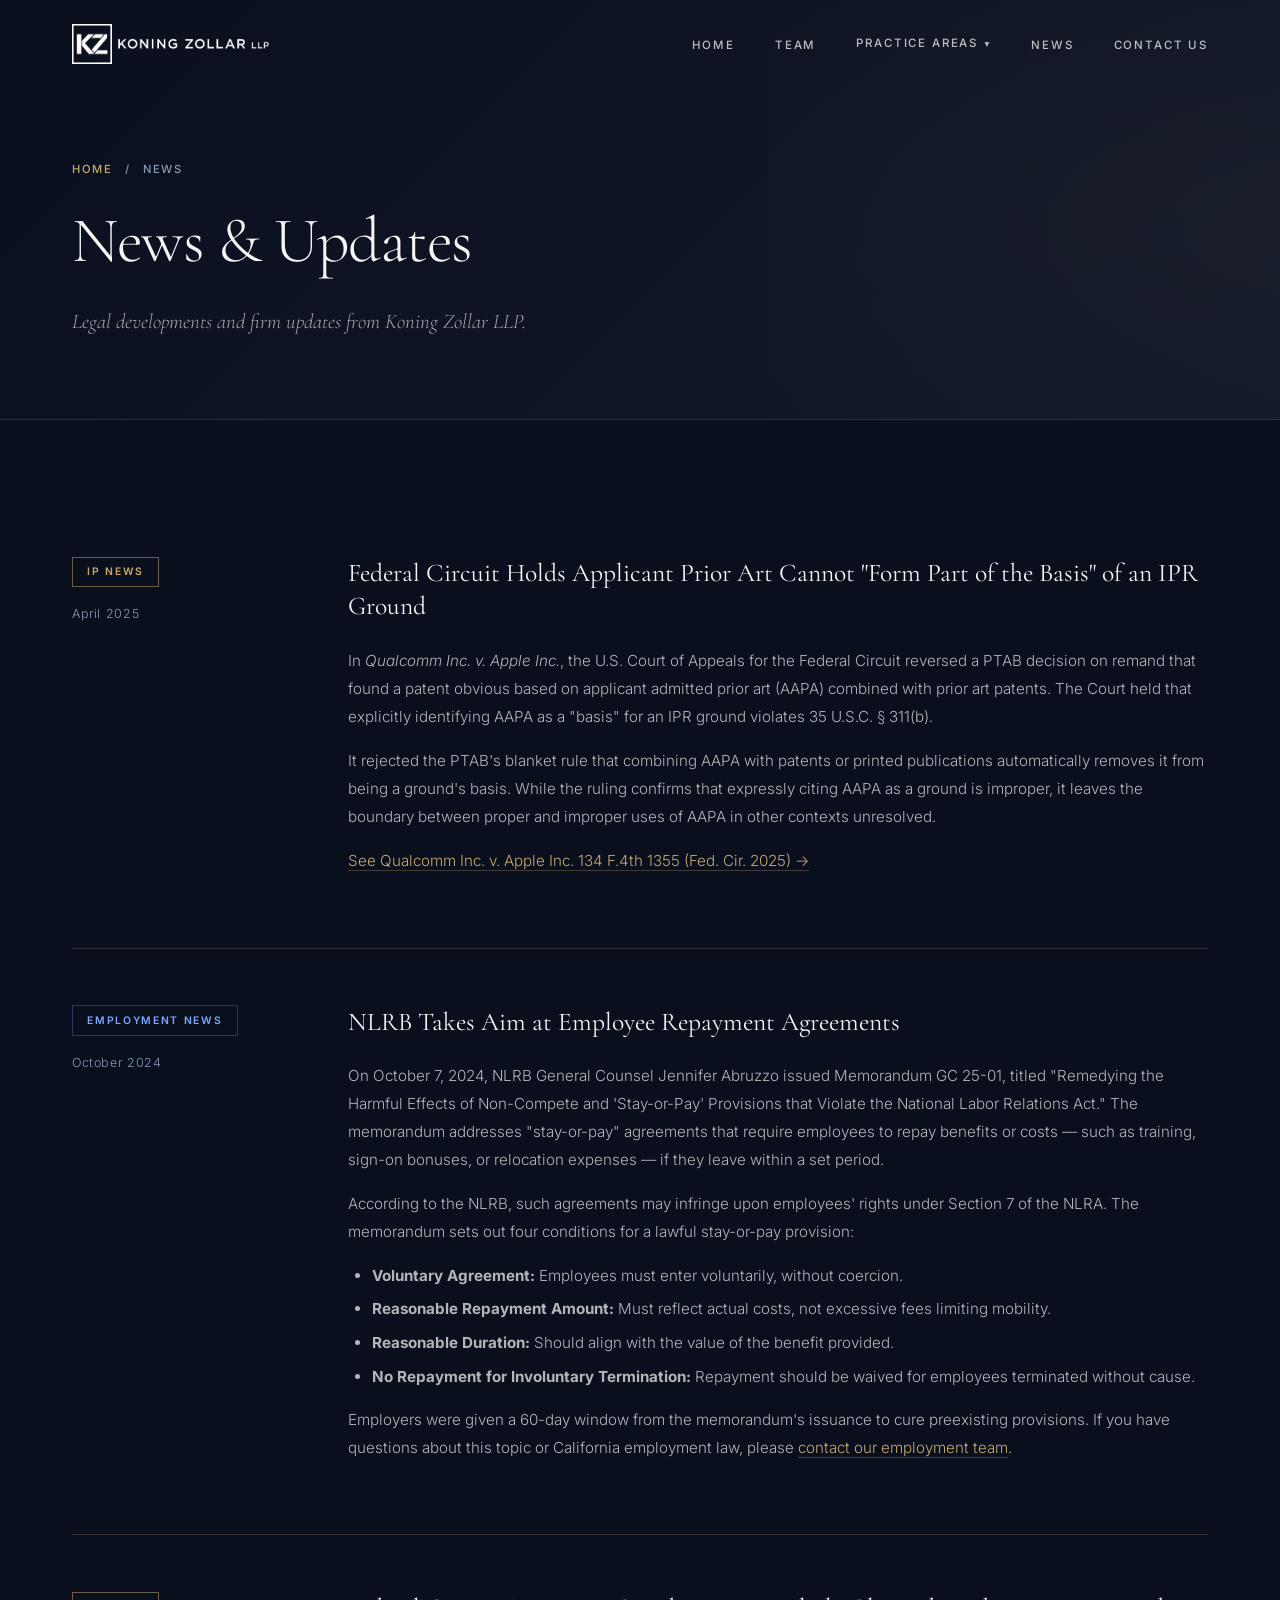
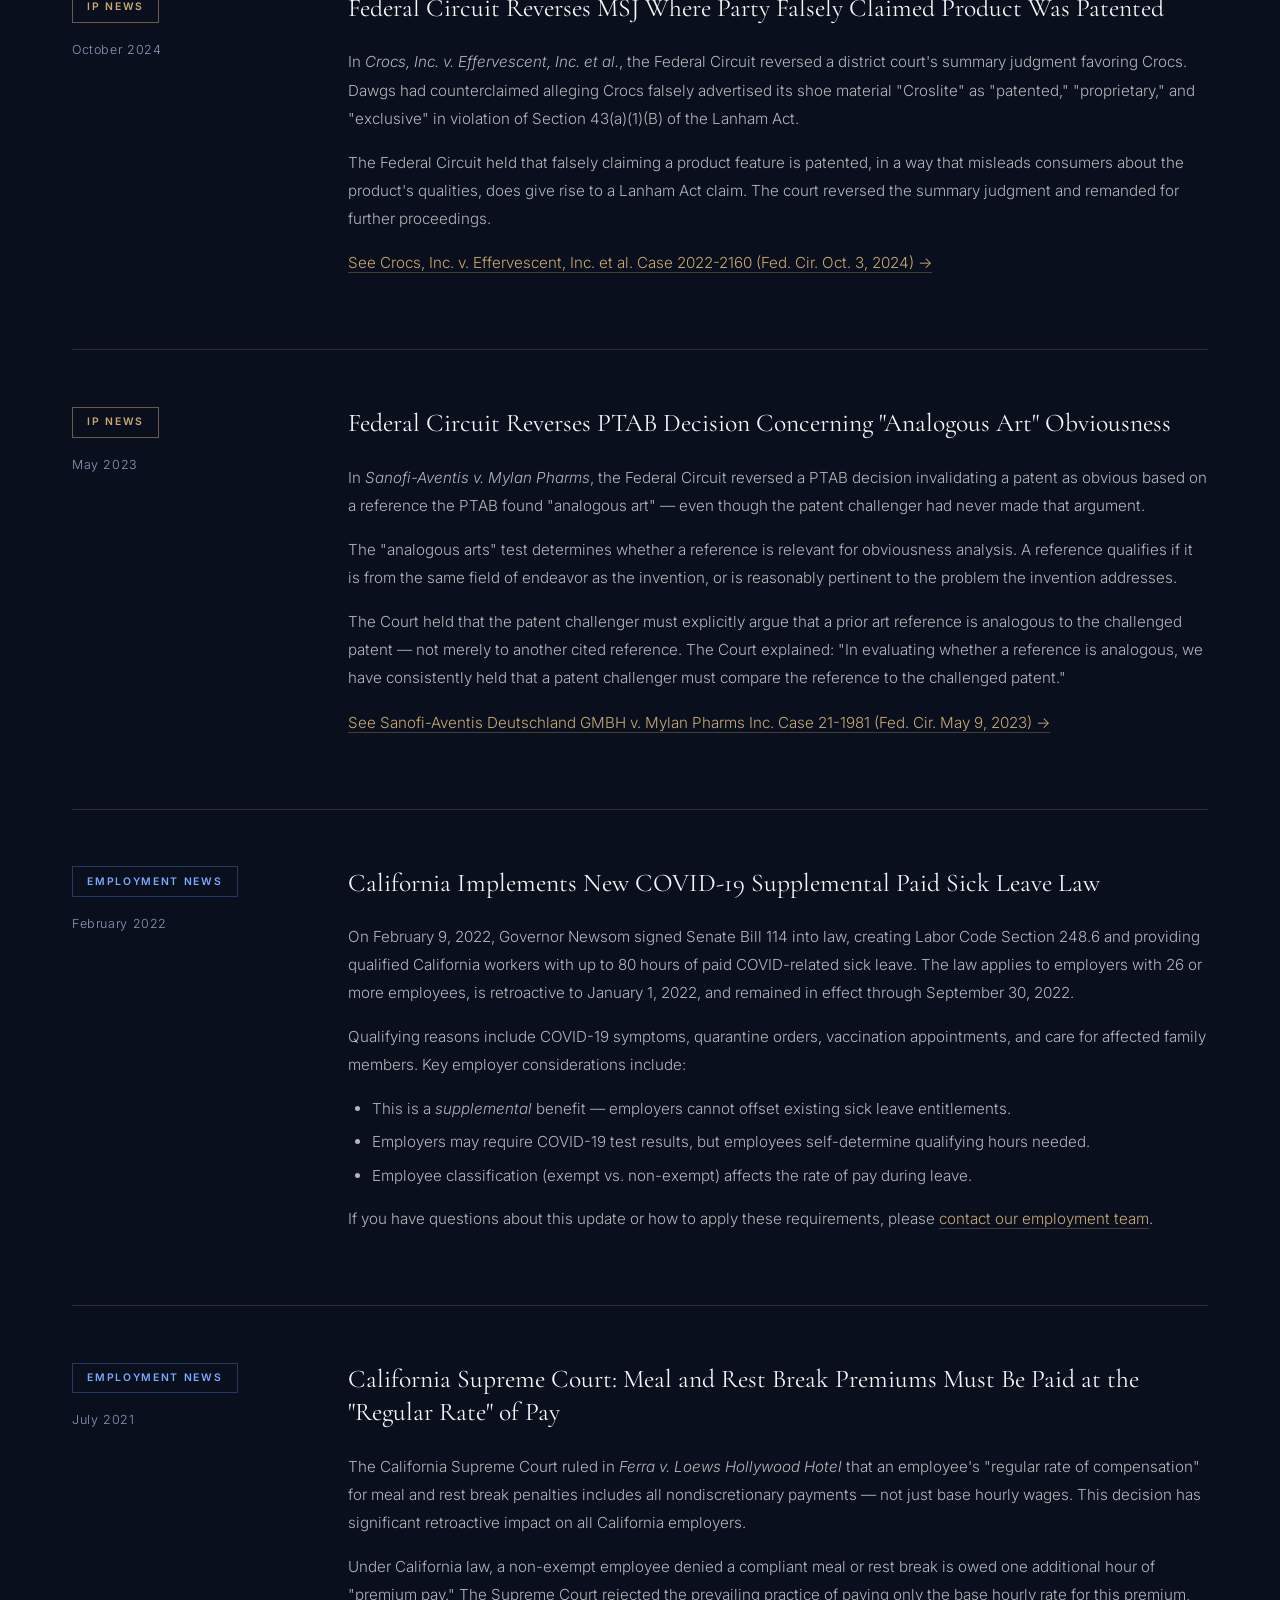
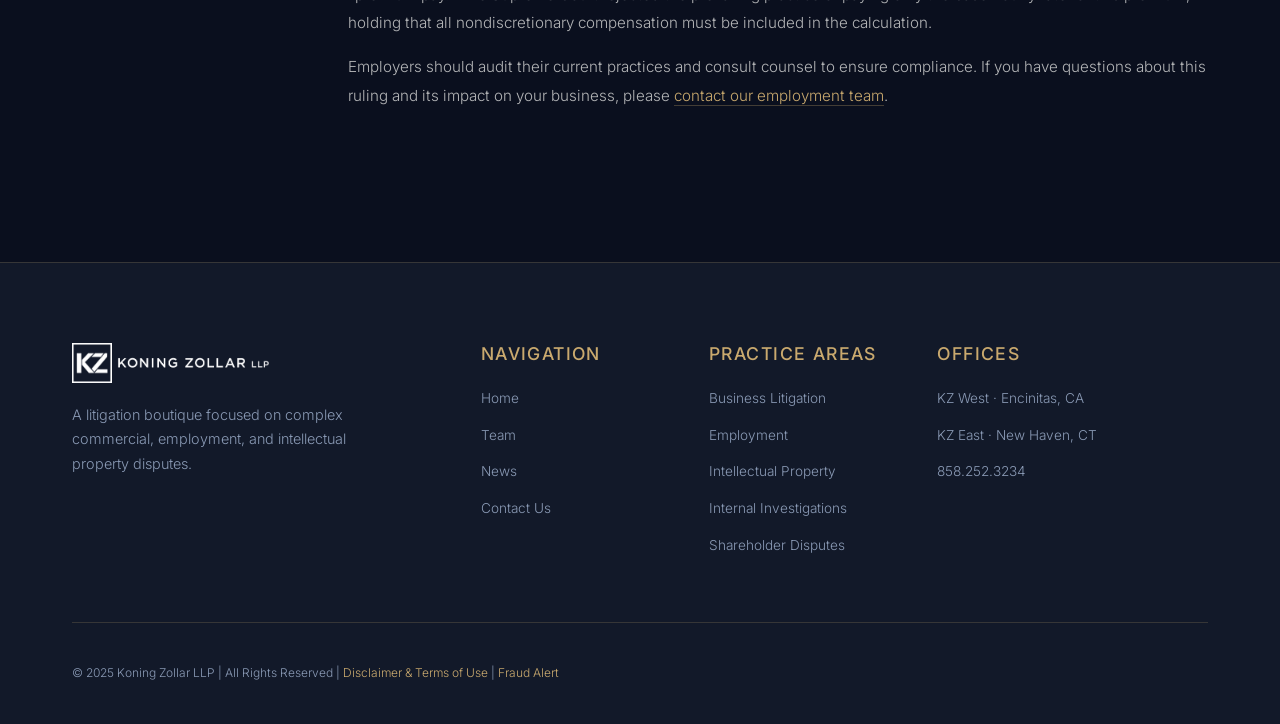
<file: news.html>
<!DOCTYPE html>
<html lang="en">
<head>
 <meta charset="UTF-8">
 <meta name="viewport" content="width=device-width, initial-scale=1.0">
 <meta name="description" content="Latest news and legal updates from Koning Zollar LLP.">
 <title>News | Koning Zollar LLP</title>
 <link rel="stylesheet" href="css/styles.css">
 <style>
 .news-grid {
 max-width: 1200px;
 margin: 0 auto;
 padding: 0 2rem;
 display: grid;
 grid-template-columns: 1fr;
 gap: 0;
 }
 .news-article {
 padding: 3.5rem 0;
 border-bottom: 1px solid var(--border);
 display: grid;
 grid-template-columns: 220px 1fr;
 gap: 3.5rem;
 align-items: start;
 }
 .news-article:last-child { border-bottom: none; }
 .news-meta { position: sticky; top: 7rem; }
 .news-tag {
 display: inline-block;
 padding: 0.35rem 0.9rem;
 border: 1px solid var(--border);
 font-size: 0.65rem;
 font-weight: 600;
 letter-spacing: 0.16em;
 text-transform: uppercase;
 color: var(--gold);
 margin-bottom: 1rem;
 }
 .news-tag.employment { border-color: rgba(100,160,255,0.3); color: #78aaff; }
 .news-tag.ip { border-color: rgba(201,169,110,0.5); color: var(--gold); }
 .news-date {
 font-size: 0.78rem;
 color: var(--muted);
 letter-spacing: 0.05em;
 }
 .news-body h3 {
 font-family: var(--font-serif);
 font-size: clamp(1.3rem, 2vw, 1.65rem);
 font-weight: 400;
 line-height: 1.3;
 margin-bottom: 1.5rem;
 color: var(--white);
 }
 .news-body p {
 font-size: 0.95rem;
 line-height: 1.85;
 color: rgba(245,245,243,0.72);
 max-width: none;
 margin-bottom: 1rem;
 }
 .news-body ul {
 margin: 1rem 0 1rem 1.5rem;
 display: flex;
 flex-direction: column;
 gap: 0.5rem;
 }
 .news-body ul li {
 font-size: 0.95rem;
 color: rgba(245,245,243,0.72);
 line-height: 1.7;
 }
 .news-body a {
 color: var(--gold);
 border-bottom: 1px solid rgba(201,169,110,0.3);
 transition: border-color 0.2s;
 }
 .news-body a:hover { border-color: var(--gold); }
 .news-body h4 { margin: 1.75rem 0 0.6rem; font-size: 0.85rem; }
 @media (max-width: 768px) {
 .news-article { grid-template-columns: 1fr; gap: 1.5rem; }
 .news-meta { position: static; }
 }
 </style>
</head>
<body>

 <!-- NAV -->
 <nav class="nav">
 <div class="nav-inner">
 <a href="index.html" class="nav-logo">
 <img src="images/logo.png" alt="Koning Zollar LLP" class="nav-logo-img">
 <span class="nav-logo-text">Koning Zollar<br>LLP</span>
 </a>
 <ul class="nav-links">
 <li><a href="index.html">Home</a></li>
 <li><a href="team.html">Team</a></li>
 <li class="nav-dropdown">
 <a href="#">Practice Areas <span class="dropdown-arrow">▾</span></a>
 <ul class="dropdown-menu">
 <li><a href="business-litigation.html">Business Litigation</a></li>
 <li><a href="employment.html">Employment</a></li>
 <li><a href="intellectual-property.html">Intellectual Property</a></li>
 <li><a href="investigations.html">Internal Investigations</a></li>
 <li><a href="shareholder-disputes.html">Shareholder Disputes</a></li>
 </ul>
 </li>
 <li><a href="news.html" class="active">News</a></li>
 <li><a href="contact.html">Contact Us</a></li>
 </ul>
 <div class="nav-hamburger"><span></span><span></span><span></span></div>
 </div>
 </nav>
 <ul class="nav-mobile">
 <li><a href="index.html">Home</a></li>
 <li><a href="team.html">Team</a></li>
 <li><a href="business-litigation.html">Business Litigation</a></li>
 <li><a href="employment.html">Employment</a></li>
 <li><a href="intellectual-property.html">Intellectual Property</a></li>
 <li><a href="investigations.html">Internal Investigations</a></li>
 <li><a href="shareholder-disputes.html">Shareholder Disputes</a></li>
 <li><a href="news.html">News</a></li>
 <li><a href="contact.html">Contact Us</a></li>
 </ul>

 <!-- PAGE HERO -->
 <section class="page-hero">
 <div class="container">
 <div class="breadcrumb"><a href="index.html">Home</a> <span>/</span> News</div>
 <h1 class="animate">News &amp; Updates</h1>
 <p class="page-sub animate animate-delay-1">Legal developments and firm updates from Koning Zollar LLP.</p>
 </div>
 </section>

 <!-- NEWS ARTICLES -->
 <section style="background:var(--navy); padding: 5rem 0;">
 <div class="news-grid">

 <!-- Article 1 -->
 <article class="news-article animate">
 <div class="news-meta">
 <span class="news-tag ip">IP News</span>
 <p class="news-date">April 2025</p>
 </div>
 <div class="news-body">
 <h3>Federal Circuit Holds Applicant Prior Art Cannot "Form Part of the Basis" of an IPR Ground</h3>
 <p>In <em>Qualcomm Inc. v. Apple Inc.</em>, the U.S. Court of Appeals for the Federal Circuit reversed a PTAB decision on remand that found a patent obvious based on applicant admitted prior art (AAPA) combined with prior art patents. The Court held that explicitly identifying AAPA as a "basis" for an IPR ground violates 35 U.S.C. § 311(b).</p>
 <p>It rejected the PTAB's blanket rule that combining AAPA with patents or printed publications automatically removes it from being a ground's basis. While the ruling confirms that expressly citing AAPA as a ground is improper, it leaves the boundary between proper and improper uses of AAPA in other contexts unresolved.</p>
 <p><a href="https://www.cafc.uscourts.gov/opinions-orders/23-1208.OPINION.4-23-2025_2503159.pdf" target="_blank" rel="noopener">See Qualcomm Inc. v. Apple Inc. 134 F.4th 1355 (Fed. Cir. 2025) →</a></p>
 </div>
 </article>

 <!-- Article 2 -->
 <article class="news-article animate">
 <div class="news-meta">
 <span class="news-tag employment">Employment News</span>
 <p class="news-date">October 2024</p>
 </div>
 <div class="news-body">
 <h3>NLRB Takes Aim at Employee Repayment Agreements</h3>
 <p>On October 7, 2024, NLRB General Counsel Jennifer Abruzzo issued Memorandum GC 25-01, titled "Remedying the Harmful Effects of Non-Compete and 'Stay-or-Pay' Provisions that Violate the National Labor Relations Act." The memorandum addresses "stay-or-pay" agreements that require employees to repay benefits or costs — such as training, sign-on bonuses, or relocation expenses — if they leave within a set period.</p>
 <p>According to the NLRB, such agreements may infringe upon employees' rights under Section 7 of the NLRA. The memorandum sets out four conditions for a lawful stay-or-pay provision:</p>
 <ul>
 <li><strong>Voluntary Agreement:</strong> Employees must enter voluntarily, without coercion.</li>
 <li><strong>Reasonable Repayment Amount:</strong> Must reflect actual costs, not excessive fees limiting mobility.</li>
 <li><strong>Reasonable Duration:</strong> Should align with the value of the benefit provided.</li>
 <li><strong>No Repayment for Involuntary Termination:</strong> Repayment should be waived for employees terminated without cause.</li>
 </ul>
 <p>Employers were given a 60-day window from the memorandum's issuance to cure preexisting provisions. If you have questions about this topic or California employment law, please <a href="contact.html">contact our employment team</a>.</p>
 </div>
 </article>

 <!-- Article 3 -->
 <article class="news-article animate">
 <div class="news-meta">
 <span class="news-tag ip">IP News</span>
 <p class="news-date">October 2024</p>
 </div>
 <div class="news-body">
 <h3>Federal Circuit Reverses MSJ Where Party Falsely Claimed Product Was Patented</h3>
 <p>In <em>Crocs, Inc. v. Effervescent, Inc. et al.</em>, the Federal Circuit reversed a district court's summary judgment favoring Crocs. Dawgs had counterclaimed alleging Crocs falsely advertised its shoe material "Croslite" as "patented," "proprietary," and "exclusive" in violation of Section 43(a)(1)(B) of the Lanham Act.</p>
 <p>The Federal Circuit held that falsely claiming a product feature is patented, in a way that misleads consumers about the product's qualities, does give rise to a Lanham Act claim. The court reversed the summary judgment and remanded for further proceedings.</p>
 <p><a href="https://fedcircuitblog.com/wp-content/uploads/2024/03/Crocs-op.pdf" target="_blank" rel="noopener">See Crocs, Inc. v. Effervescent, Inc. et al. Case 2022-2160 (Fed. Cir. Oct. 3, 2024) →</a></p>
 </div>
 </article>

 <!-- Article 4 -->
 <article class="news-article animate">
 <div class="news-meta">
 <span class="news-tag ip">IP News</span>
 <p class="news-date">May 2023</p>
 </div>
 <div class="news-body">
 <h3>Federal Circuit Reverses PTAB Decision Concerning "Analogous Art" Obviousness</h3>
 <p>In <em>Sanofi-Aventis v. Mylan Pharms</em>, the Federal Circuit reversed a PTAB decision invalidating a patent as obvious based on a reference the PTAB found "analogous art" — even though the patent challenger had never made that argument.</p>
 <p>The "analogous arts" test determines whether a reference is relevant for obviousness analysis. A reference qualifies if it is from the same field of endeavor as the invention, or is reasonably pertinent to the problem the invention addresses.</p>
 <p>The Court held that the patent challenger must explicitly argue that a prior art reference is analogous to the challenged patent — not merely to another cited reference. The Court explained: "In evaluating whether a reference is analogous, we have consistently held that a patent challenger must compare the reference to the challenged patent."</p>
 <p><a href="https://cafc.uscourts.gov/opinions-orders/21-1981.OPINION.5-9-2023_2123775.pdf" target="_blank" rel="noopener">See Sanofi-Aventis Deutschland GMBH v. Mylan Pharms Inc. Case 21-1981 (Fed. Cir. May 9, 2023) →</a></p>
 </div>
 </article>

 <!-- Article 5 -->
 <article class="news-article animate">
 <div class="news-meta">
 <span class="news-tag employment">Employment News</span>
 <p class="news-date">February 2022</p>
 </div>
 <div class="news-body">
 <h3>California Implements New COVID-19 Supplemental Paid Sick Leave Law</h3>
 <p>On February 9, 2022, Governor Newsom signed Senate Bill 114 into law, creating Labor Code Section 248.6 and providing qualified California workers with up to 80 hours of paid COVID-related sick leave. The law applies to employers with 26 or more employees, is retroactive to January 1, 2022, and remained in effect through September 30, 2022.</p>
 <p>Qualifying reasons include COVID-19 symptoms, quarantine orders, vaccination appointments, and care for affected family members. Key employer considerations include:</p>
 <ul>
 <li>This is a <em>supplemental</em> benefit — employers cannot offset existing sick leave entitlements.</li>
 <li>Employers may require COVID-19 test results, but employees self-determine qualifying hours needed.</li>
 <li>Employee classification (exempt vs. non-exempt) affects the rate of pay during leave.</li>
 </ul>
 <p>If you have questions about this update or how to apply these requirements, please <a href="contact.html">contact our employment team</a>.</p>
 </div>
 </article>

 <!-- Article 6 -->
 <article class="news-article animate">
 <div class="news-meta">
 <span class="news-tag employment">Employment News</span>
 <p class="news-date">July 2021</p>
 </div>
 <div class="news-body">
 <h3>California Supreme Court: Meal and Rest Break Premiums Must Be Paid at the "Regular Rate" of Pay</h3>
 <p>The California Supreme Court ruled in <em>Ferra v. Loews Hollywood Hotel</em> that an employee's "regular rate of compensation" for meal and rest break penalties includes all nondiscretionary payments — not just base hourly wages. This decision has significant retroactive impact on all California employers.</p>
 <p>Under California law, a non-exempt employee denied a compliant meal or rest break is owed one additional hour of "premium pay." The Supreme Court rejected the prevailing practice of paying only the base hourly rate for this premium, holding that all nondiscretionary compensation must be included in the calculation.</p>
 <p>Employers should audit their current practices and consult counsel to ensure compliance. If you have questions about this ruling and its impact on your business, please <a href="contact.html">contact our employment team</a>.</p>
 </div>
 </article>

 </div>
 </section>

 <!-- FOOTER -->
 <footer>
 <div class="footer-inner">
 <div class="footer-grid">
 <div class="footer-brand">
 <div class="nav-logo">
 <img src="images/logo.png" alt="Koning Zollar LLP" class="nav-logo-img">
 <span class="nav-logo-text">Koning Zollar<br>LLP</span>
 </div>
 <p>A litigation boutique focused on complex commercial, employment, and intellectual property disputes.</p>
 </div>
 <div class="footer-col"><h4>Navigation</h4><ul><li><a href="index.html">Home</a></li><li><a href="team.html">Team</a></li><li><a href="news.html">News</a></li><li><a href="contact.html">Contact Us</a></li></ul></div>
 <div class="footer-col"><h4>Practice Areas</h4><ul><li><a href="business-litigation.html">Business Litigation</a></li><li><a href="employment.html">Employment</a></li><li><a href="intellectual-property.html">Intellectual Property</a></li><li><a href="investigations.html">Internal Investigations</a></li><li><a href="shareholder-disputes.html">Shareholder Disputes</a></li></ul></div>
 <div class="footer-col"><h4>Offices</h4><ul><li><a href="contact.html">KZ West · Encinitas, CA</a></li><li><a href="contact.html">KZ East · New Haven, CT</a></li><li><a href="tel:8582523234">858.252.3234</a></li></ul></div>
 </div>
 <div class="footer-bottom"><p>© 2025 Koning Zollar LLP | All Rights Reserved | <a href="#">Disclaimer &amp; Terms of Use</a> | <a href="#">Fraud Alert</a></p></div>
 </div>
 </footer>

 <script src="js/main.js"></script>
</body>
</html>
</file>
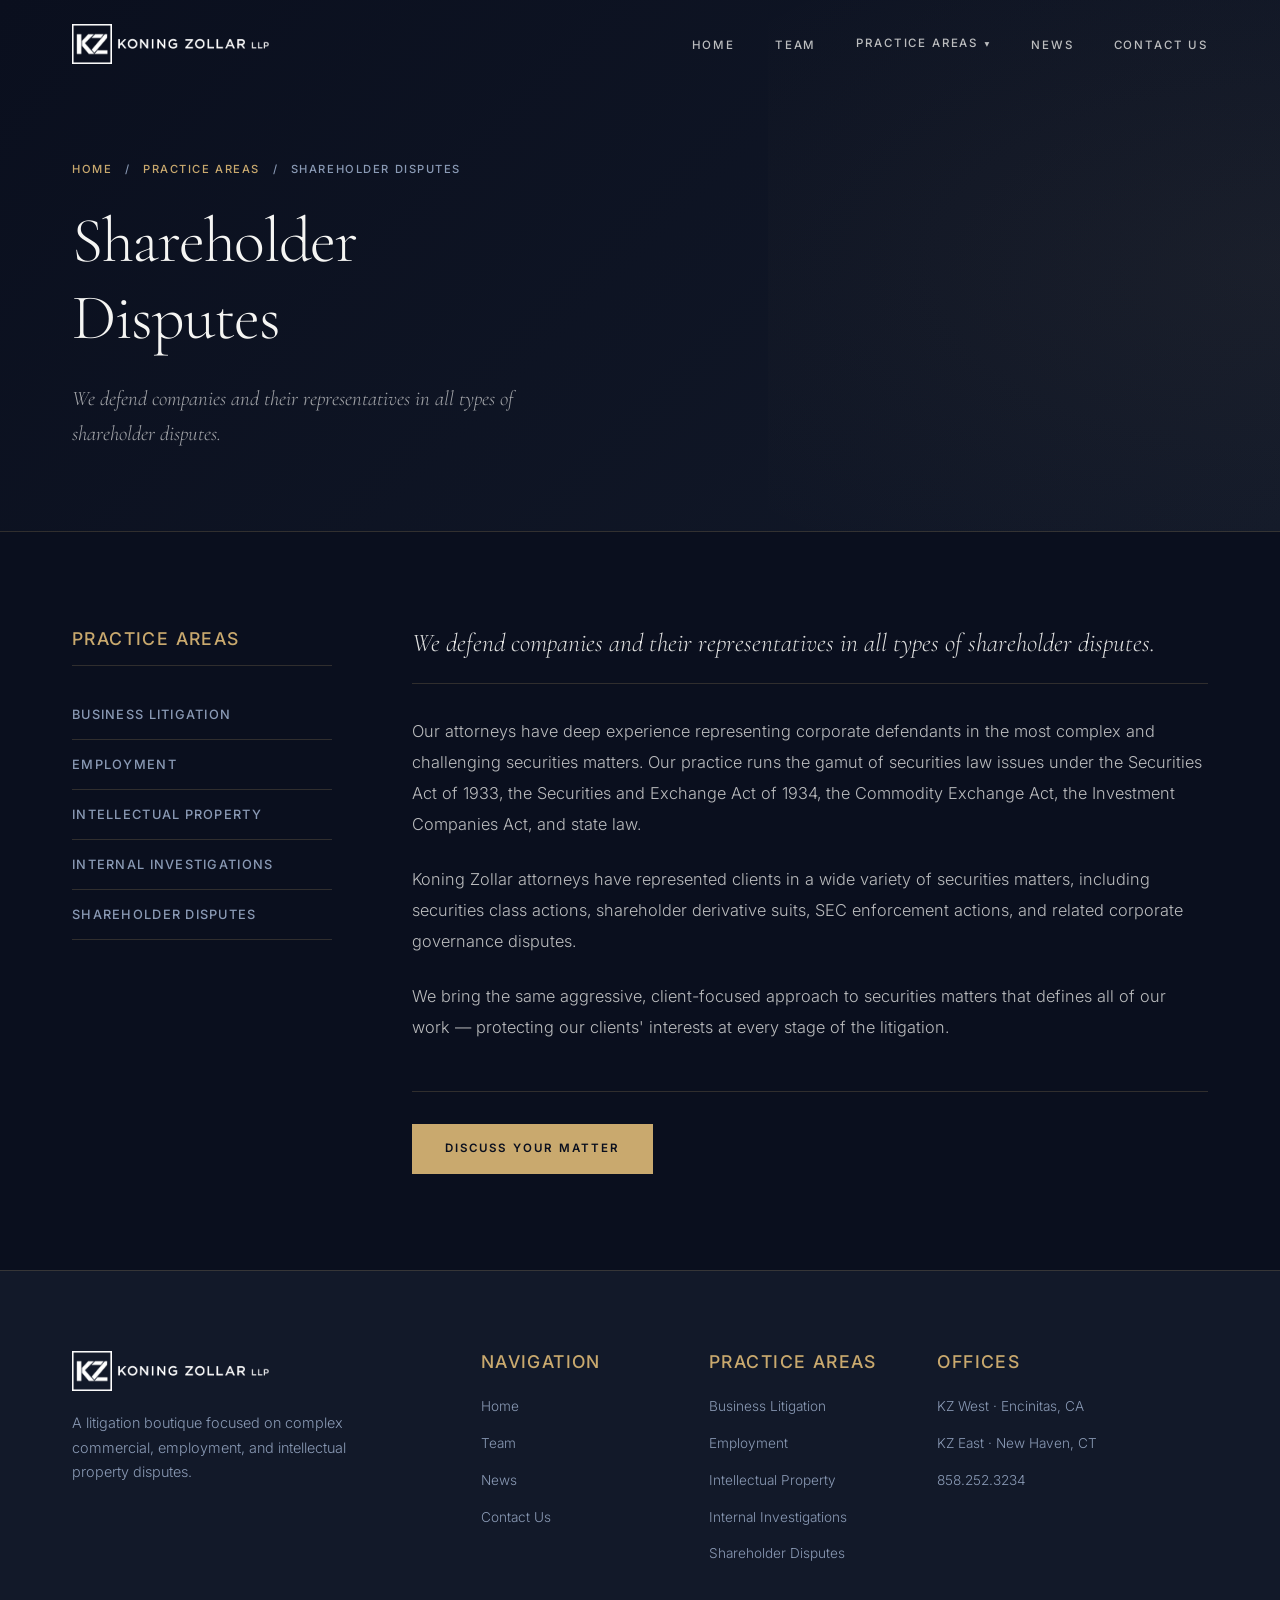
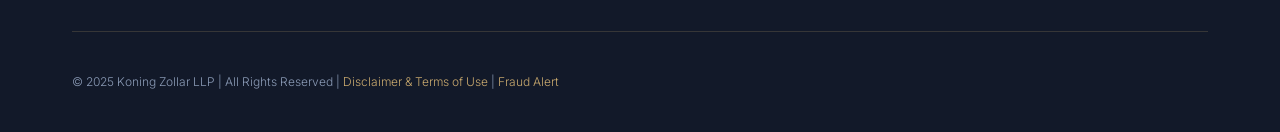
<file: shareholder-disputes.html>
<!DOCTYPE html>
<html lang="en">
<head>
 <meta charset="UTF-8">
 <meta name="viewport" content="width=device-width, initial-scale=1.0">
 <meta name="description" content="Koning Zollar LLP Shareholder Disputes — Complex securities and shareholder litigation.">
 <title>Shareholder Disputes | Koning Zollar LLP</title>
 <link rel="stylesheet" href="css/styles.css">
</head>
<body>
 <nav class="nav">
 <div class="nav-inner">
 <a href="index.html" class="nav-logo"><img src="images/logo.png" alt="Koning Zollar LLP" class="nav-logo-img"><span class="nav-logo-text">Koning Zollar<br>LLP</span></a>
 <ul class="nav-links">
 <li><a href="index.html">Home</a></li><li><a href="team.html">Team</a></li>
 <li class="nav-dropdown">
 <a href="#" class="active">Practice Areas <span class="dropdown-arrow">▾</span></a>
 <ul class="dropdown-menu">
 <li><a href="business-litigation.html">Business Litigation</a></li>
 <li><a href="employment.html">Employment</a></li>
 <li><a href="intellectual-property.html">Intellectual Property</a></li>
 <li><a href="investigations.html">Internal Investigations</a></li>
 <li><a href="shareholder-disputes.html" class="active">Shareholder Disputes</a></li>
 </ul>
 </li>
 <li><a href="news.html">News</a></li>
 
 <li><a href="contact.html">Contact Us</a></li>
 </ul>
 <div class="nav-hamburger"><span></span><span></span><span></span></div>
 </div>
 </nav>
 <ul class="nav-mobile">
 <li><a href="index.html">Home</a></li><li><a href="team.html">Team</a></li>
 <li><a href="business-litigation.html">Business Litigation</a></li><li><a href="employment.html">Employment</a></li>
 <li><a href="intellectual-property.html">Intellectual Property</a></li><li><a href="investigations.html">Internal Investigations</a></li>
 <li><a href="shareholder-disputes.html">Shareholder Disputes</a></li><li><a href="news.html">News</a></li>
 
 <li><a href="contact.html">Contact Us</a></li>
 </ul>

 <section class="page-hero">
 <div class="container">
 <div class="breadcrumb"><a href="index.html">Home</a> <span>/</span> <a href="#">Practice Areas</a> <span>/</span> Shareholder Disputes</div>
 <h1 class="animate">Shareholder Disputes</h1>
 <p class="page-sub animate animate-delay-1">We defend companies and their representatives in all types of shareholder disputes.</p>
 </div>
 </section>

 <section class="practice-content">
 <div class="practice-layout">
 <aside class="practice-sidebar animate from-left">
 <h4>Practice Areas</h4>
 <ul>
 <li><a href="business-litigation.html">Business Litigation</a></li>
 <li><a href="employment.html">Employment</a></li>
 <li><a href="intellectual-property.html">Intellectual Property</a></li>
 <li><a href="investigations.html">Internal Investigations</a></li>
 <li><a href="shareholder-disputes.html" class="active">Shareholder Disputes</a></li>
 </ul>
 </aside>
 <div class="practice-body animate">
 <h3>We defend companies and their representatives in all types of shareholder disputes.</h3>
 <p>Our attorneys have deep experience representing corporate defendants in the most complex and challenging securities matters. Our practice runs the gamut of securities law issues under the Securities Act of 1933, the Securities and Exchange Act of 1934, the Commodity Exchange Act, the Investment Companies Act, and state law.</p>
 <p>Koning Zollar attorneys have represented clients in a wide variety of securities matters, including securities class actions, shareholder derivative suits, SEC enforcement actions, and related corporate governance disputes.</p>
 <p>We bring the same aggressive, client-focused approach to securities matters that defines all of our work — protecting our clients' interests at every stage of the litigation.</p>
 <div style="margin-top:3rem; padding-top:2rem; border-top:1px solid var(--border);">
 <a href="contact.html" class="btn btn-primary">Discuss Your Matter</a>
 </div>
 </div>
 </div>
 </section>

 <footer>
 <div class="footer-inner">
 <div class="footer-grid">
 <div class="footer-brand"><div class="nav-logo"><img src="images/logo.png" alt="Koning Zollar LLP" class="nav-logo-img"><span class="nav-logo-text">Koning Zollar<br>LLP</span></div><p>A litigation boutique focused on complex commercial, employment, and intellectual property disputes.</p></div>
 <div class="footer-col"><h4>Navigation</h4><ul><li><a href="index.html">Home</a></li><li><a href="team.html">Team</a></li><li><a href="news.html">News</a></li>
 
 <li><a href="contact.html">Contact Us</a></li></ul></div>
 <div class="footer-col"><h4>Practice Areas</h4><ul><li><a href="business-litigation.html">Business Litigation</a></li><li><a href="employment.html">Employment</a></li><li><a href="intellectual-property.html">Intellectual Property</a></li><li><a href="investigations.html">Internal Investigations</a></li><li><a href="shareholder-disputes.html">Shareholder Disputes</a></li></ul></div>
 <div class="footer-col"><h4>Offices</h4><ul><li><a href="contact.html">KZ West · Encinitas, CA</a></li><li><a href="contact.html">KZ East · New Haven, CT</a></li><li><a href="tel:8582523234">858.252.3234</a></li></ul></div>
 </div>
 <div class="footer-bottom"><p>© 2025 Koning Zollar LLP | All Rights Reserved | <a href="#">Disclaimer &amp; Terms of Use</a> | <a href="#">Fraud Alert</a></p></div>
 </div>
 </footer>
 <script src="js/main.js"></script>
</body>
</html>
</file>
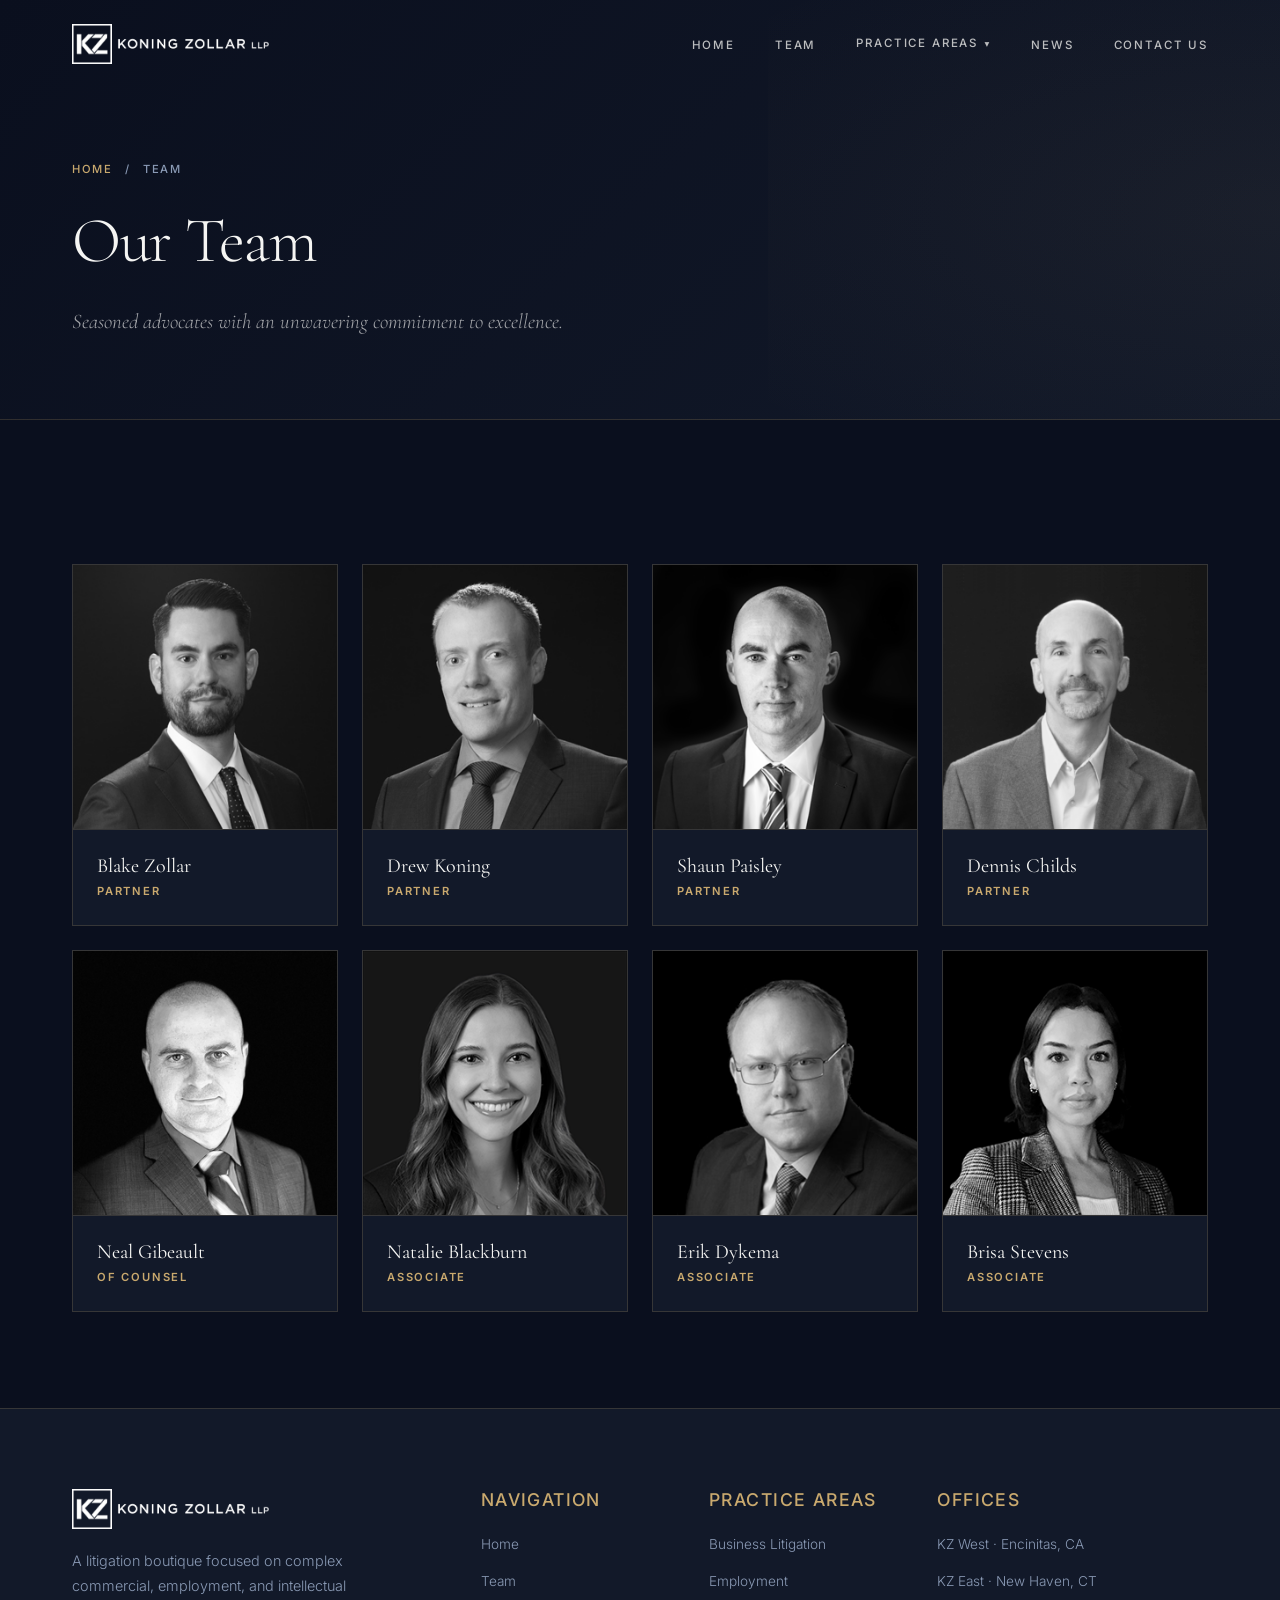
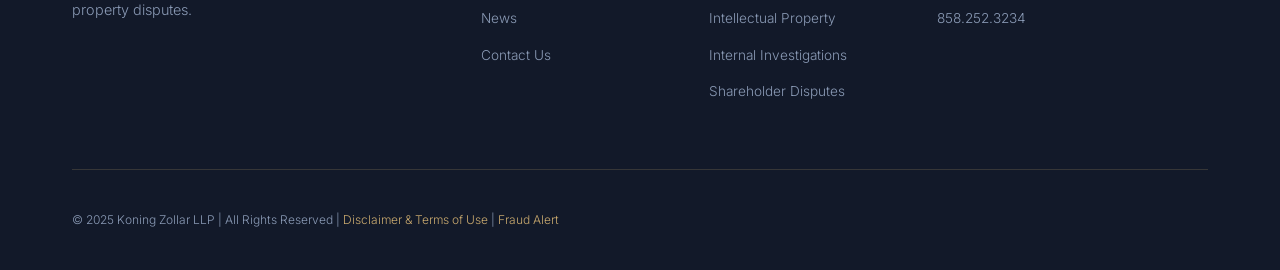
<file: team.html>
<!DOCTYPE html>
<html lang="en">
<head>
 <meta charset="UTF-8">
 <meta name="viewport" content="width=device-width, initial-scale=1.0">
 <meta name="description" content="Meet the attorneys at Koning Zollar LLP — seasoned litigators from top international law firms.">
 <title>Our Team | Koning Zollar LLP</title>
 <link rel="stylesheet" href="css/styles.css">
</head>
<body>

 <!-- NAV -->
 <nav class="nav">
 <div class="nav-inner">
 <a href="index.html" class="nav-logo">
 <img src="images/logo.png" alt="Koning Zollar LLP" class="nav-logo-img">
 <span class="nav-logo-text">Koning Zollar<br>LLP</span>
 </a>
 <ul class="nav-links">
 <li><a href="index.html">Home</a></li>
 <li><a href="team.html" class="active">Team</a></li>
 <li class="nav-dropdown">
 <a href="#">Practice Areas <span class="dropdown-arrow">▾</span></a>
 <ul class="dropdown-menu">
 <li><a href="business-litigation.html">Business Litigation</a></li>
 <li><a href="employment.html">Employment</a></li>
 <li><a href="intellectual-property.html">Intellectual Property</a></li>
 <li><a href="investigations.html">Internal Investigations</a></li>
 <li><a href="shareholder-disputes.html">Shareholder Disputes</a></li>
 </ul>
 </li>
 <li><a href="news.html">News</a></li>
 
 <li><a href="contact.html">Contact Us</a></li>
 </ul>
 <div class="nav-hamburger"><span></span><span></span><span></span></div>
 </div>
 </nav>
 <ul class="nav-mobile">
 <li><a href="index.html">Home</a></li>
 <li><a href="team.html">Team</a></li>
 <li><a href="business-litigation.html">Business Litigation</a></li>
 <li><a href="employment.html">Employment</a></li>
 <li><a href="intellectual-property.html">Intellectual Property</a></li>
 <li><a href="investigations.html">Internal Investigations</a></li>
 <li><a href="shareholder-disputes.html">Shareholder Disputes</a></li>
 <li><a href="news.html">News</a></li>
 
 <li><a href="contact.html">Contact Us</a></li>
 </ul>

 <!-- PAGE HERO -->
 <section class="page-hero">
 <div class="container">
 <div class="breadcrumb"><a href="index.html">Home</a> <span>/</span> Team</div>
 <h1 class="animate">Our Team</h1>
 <p class="page-sub animate animate-delay-1">Seasoned advocates with an unwavering commitment to excellence.</p>
 </div>
 </section>

 <!-- TEAM GRID -->
 <section style="background:var(--navy); padding: 6rem 0;">
 <div class="team-grid-full">

 <!-- Blake Zollar -->
 <div class="team-card-full animate animate-delay-1">
 <div class="team-photo" style="aspect-ratio:1;">
 <img src="images/blake.png" alt="Blake Zollar" loading="lazy">
 </div>
 <div class="team-info">
 <h3>Blake Zollar</h3>
 <p class="team-role">Partner</p>
 </div>
 <div class="team-overlay">
 <h4 style="margin-bottom:0.75rem; font-size:1rem; font-family:var(--font-serif); font-weight:400; color:var(--gold); letter-spacing:0;">Blake Zollar</h4>
 <p class="team-role" style="font-size:0.65rem; letter-spacing:0.16em; text-transform:uppercase; color:var(--muted); margin-bottom:1rem;">Partner</p>
 <p>A business litigator, Blake helps individuals and companies resolve complex commercial, employment, and shareholder disputes. He has successfully represented clients in breach of contract claims, securities fraud, trade secret matters, government investigations, and wage and hour class actions. Prior to founding Koning Zollar, Blake was an attorney at Cooley LLP.</p>
 </div>
 </div>

 <!-- Drew Koning -->
 <div class="team-card-full animate animate-delay-2">
 <div class="team-photo" style="aspect-ratio:1;">
 <img src="images/drew.png" alt="Drew Koning" loading="lazy">
 </div>
 <div class="team-info">
 <h3>Drew Koning</h3>
 <p class="team-role">Partner</p>
 </div>
 <div class="team-overlay">
 <h4 style="margin-bottom:0.75rem; font-size:1rem; font-family:var(--font-serif); font-weight:400; color:var(--gold); letter-spacing:0;">Drew Koning</h4>
 <p class="team-role" style="font-size:0.65rem; letter-spacing:0.16em; text-transform:uppercase; color:var(--muted); margin-bottom:1rem;">Partner</p>
 <p>A business litigator, Drew counsels technology companies in commercial and IP litigation. Prior to law, Drew worked as an engineer in New York and London. He has represented clients before federal courts, the ITC, and the PTAB across biotech, SaaS, telecom, and more. Super Lawyer. AV Preeminent rated. Former Cooley LLP and Ropes &amp; Gray LLP.</p>
 </div>
 </div>

 <!-- Shaun Paisley -->
 <div class="team-card-full animate animate-delay-3">
 <div class="team-photo" style="aspect-ratio:1;">
 <img src="images/shaun.png" alt="Shaun Paisley" loading="lazy">
 </div>
 <div class="team-info">
 <h3>Shaun Paisley</h3>
 <p class="team-role">Partner</p>
 </div>
 <div class="team-overlay">
 <h4 style="margin-bottom:0.75rem; font-size:1rem; font-family:var(--font-serif); font-weight:400; color:var(--gold); letter-spacing:0;">Shaun Paisley</h4>
 <p class="team-role" style="font-size:0.65rem; letter-spacing:0.16em; text-transform:uppercase; color:var(--muted); margin-bottom:1rem;">Partner</p>
 <p>Nearly two decades in high-stakes litigation in state and federal courts. Extensive appellate experience including wins before the U.S. Supreme Court. In DIRECTV v. Imburgia, 136 S. Ct. 463 (2015), Shaun successfully argued before the Supreme Court. Former partner at Kirkland &amp; Ellis LLP. UCLA Law, Order of the Coif.</p>
 </div>
 </div>

 <!-- Dennis Childs -->
 <div class="team-card-full animate animate-delay-4">
 <div class="team-photo" style="aspect-ratio:1;">
 <img src="images/dennis.png" alt="Dennis Childs" loading="lazy">
 </div>
 <div class="team-info">
 <h3>Dennis Childs</h3>
 <p class="team-role">Partner</p>
 </div>
 <div class="team-overlay">
 <h4 style="margin-bottom:0.75rem; font-size:1rem; font-family:var(--font-serif); font-weight:400; color:var(--gold); letter-spacing:0;">Dennis Childs</h4>
 <p class="team-role" style="font-size:0.65rem; letter-spacing:0.16em; text-transform:uppercase; color:var(--muted); margin-bottom:1rem;">Partner</p>
 <p>Biography coming soon.</p>
 </div>
 </div>

 <!-- Neal Gibeault -->
 <div class="team-card-full animate animate-delay-1">
 <div class="team-photo" style="aspect-ratio:1;">
 <img src="images/neal.png" alt="Neal Gibeault" loading="lazy">
 </div>
 <div class="team-info">
 <h3>Neal Gibeault</h3>
 <p class="team-role">Of Counsel</p>
 </div>
 <div class="team-overlay">
 <h4 style="margin-bottom:0.75rem; font-size:1rem; font-family:var(--font-serif); font-weight:400; color:var(--gold); letter-spacing:0;">Neal Gibeault</h4>
 <p class="team-role" style="font-size:0.65rem; letter-spacing:0.16em; text-transform:uppercase; color:var(--muted); margin-bottom:1rem;">Of Counsel</p>
 <p>Biography coming soon.</p>
 </div>
 </div>

 <!-- Natalie Blackburn -->
 <div class="team-card-full animate animate-delay-2">
 <div class="team-photo" style="aspect-ratio:1;">
 <img src="images/natalie.png" alt="Natalie Blackburn" loading="lazy">
 </div>
 <div class="team-info">
 <h3>Natalie Blackburn</h3>
 <p class="team-role">Associate</p>
 </div>
 <div class="team-overlay">
 <h4 style="margin-bottom:0.75rem; font-size:1rem; font-family:var(--font-serif); font-weight:400; color:var(--gold); letter-spacing:0;">Natalie Blackburn</h4>
 <p class="team-role" style="font-size:0.65rem; letter-spacing:0.16em; text-transform:uppercase; color:var(--muted); margin-bottom:1rem;">Associate</p>
 <p>Biography coming soon.</p>
 </div>
 </div>

 <!-- Erik Dykema -->
 <div class="team-card-full animate animate-delay-3">
 <div class="team-photo" style="aspect-ratio:1;">
 <img src="images/erik.png" alt="Erik Dykema" loading="lazy">
 </div>
 <div class="team-info">
 <h3>Erik Dykema</h3>
 <p class="team-role">Associate</p>
 </div>
 <div class="team-overlay">
 <h4 style="margin-bottom:0.75rem; font-size:1rem; font-family:var(--font-serif); font-weight:400; color:var(--gold); letter-spacing:0;">Erik Dykema</h4>
 <p class="team-role" style="font-size:0.65rem; letter-spacing:0.16em; text-transform:uppercase; color:var(--muted); margin-bottom:1rem;">Associate</p>
 <p>Biography coming soon.</p>
 </div>
 </div>

 <!-- Brisa Stevens -->
 <div class="team-card-full animate animate-delay-4">
 <div class="team-photo" style="aspect-ratio:1;">
 <img src="images/brisa.png" alt="Brisa Stevens" loading="lazy">
 </div>
 <div class="team-info">
 <h3>Brisa Stevens</h3>
 <p class="team-role">Associate</p>
 </div>
 <div class="team-overlay">
 <h4 style="margin-bottom:0.75rem; font-size:1rem; font-family:var(--font-serif); font-weight:400; color:var(--gold); letter-spacing:0;">Brisa Stevens</h4>
 <p class="team-role" style="font-size:0.65rem; letter-spacing:0.16em; text-transform:uppercase; color:var(--muted); margin-bottom:1rem;">Associate</p>
 <p>Biography coming soon.</p>
 </div>
 </div>

 </div>
 </section>

 <!-- FOOTER -->
 <footer>
 <div class="footer-inner">
 <div class="footer-grid">
 <div class="footer-brand">
 <div class="nav-logo">
 <img src="images/logo.png" alt="Koning Zollar LLP" class="nav-logo-img">
 <span class="nav-logo-text">Koning Zollar<br>LLP</span>
 </div>
 <p>A litigation boutique focused on complex commercial, employment, and intellectual property disputes.</p>
 </div>
 <div class="footer-col">
 <h4>Navigation</h4>
 <ul>
 <li><a href="index.html">Home</a></li>
 <li><a href="team.html">Team</a></li>
 <li><a href="news.html">News</a></li>
 
 <li><a href="contact.html">Contact Us</a></li>
 </ul>
 </div>
 <div class="footer-col">
 <h4>Practice Areas</h4>
 <ul>
 <li><a href="business-litigation.html">Business Litigation</a></li>
 <li><a href="employment.html">Employment</a></li>
 <li><a href="intellectual-property.html">Intellectual Property</a></li>
 <li><a href="investigations.html">Internal Investigations</a></li>
 <li><a href="shareholder-disputes.html">Shareholder Disputes</a></li>
 </ul>
 </div>
 <div class="footer-col">
 <h4>Offices</h4>
 <ul>
 <li><a href="contact.html">KZ West · Encinitas, CA</a></li>
 <li><a href="contact.html">KZ East · New Haven, CT</a></li>
 <li><a href="tel:8582523234">858.252.3234</a></li>
 </ul>
 </div>
 </div>
 <div class="footer-bottom">
 <p>© 2025 Koning Zollar LLP | All Rights Reserved | <a href="#">Disclaimer &amp; Terms of Use</a> | <a href="#">Fraud Alert</a></p>
 </div>
 </div>
 </footer>

 <script src="js/main.js"></script>
</body>
</html>
</file>
<file: css/styles.css>
/* ============================================================
 KONING ZOLLAR LLP — Main Stylesheet
 ============================================================ */

@import url('https://fonts.googleapis.com/css2?family=Cormorant+Garamond:ital,wght@0,300;0,400;0,500;0,600;0,700;1,300;1,400&family=Inter:wght@300;400;500;600&display=swap');

/* ── Variables ── */
:root {
 --navy: #0a0f1e;
 --navy-mid: #121929;
 --navy-light: #1a253d;
 --gold: #c9a96e;
 --gold-light: #e2c99a;
 --white: #f5f5f3;
 --muted: #8a9ab5;
 --border: rgba(201,169,110,0.2);
 --glass: rgba(18,25,41,0.75);
 --radius: 4px;
 --transition: 0.4s cubic-bezier(0.25, 0.46, 0.45, 0.94);
 --font-serif: 'Cormorant Garamond', Georgia, serif;
 --font-sans: 'Inter', system-ui, sans-serif;
}

/* ── Reset ── */
*, *::before, *::after { box-sizing: border-box; margin: 0; padding: 0; }
html { scroll-behavior: smooth; font-size: 16px; }
body {
 background: var(--navy);
 color: var(--white);
 font-family: var(--font-sans);
 font-weight: 300;
 line-height: 1.7;
 -webkit-font-smoothing: antialiased;
}
img { max-width: 100%; display: block; }
a { color: inherit; text-decoration: none; }

/* ── Typography ── */
h1, h2, h3, h4 {
 font-family: var(--font-serif);
 font-weight: 400;
 line-height: 1.2;
 color: var(--white);
}
h1 { font-size: clamp(2.8rem, 6vw, 5.5rem); font-weight: 300; letter-spacing: -0.02em; }
h2 { font-size: clamp(2rem, 4vw, 3.2rem); }
h3 { font-size: clamp(1.4rem, 2.5vw, 2rem); }
h4 { font-size: 1.1rem; font-weight: 500; letter-spacing: 0.08em; text-transform: uppercase; font-family: var(--font-sans); color: var(--gold); }
p { font-size: 1rem; color: rgba(245,245,243,0.8); max-width: 68ch; }

.section-label {
 font-family: var(--font-sans);
 font-size: 0.72rem;
 font-weight: 600;
 letter-spacing: 0.22em;
 text-transform: uppercase;
 color: var(--gold);
 display: block;
 margin-bottom: 1rem;
}

/* ── Layout ── */
.container { max-width: 1200px; margin: 0 auto; padding: 0 2rem; }
section { padding: 6rem 0; }

/* ── Scroll Animations ── */
.animate {
 opacity: 0;
 transform: translateY(40px);
 transition: opacity 0.7s ease, transform 0.7s ease;
}
.animate.from-left { transform: translateX(-40px); }
.animate.from-right { transform: translateX(40px); }
.animate.visible {
 opacity: 1;
 transform: translate(0, 0);
}
.animate-delay-1 { transition-delay: 0.1s; }
.animate-delay-2 { transition-delay: 0.2s; }
.animate-delay-3 { transition-delay: 0.3s; }
.animate-delay-4 { transition-delay: 0.4s; }
.animate-delay-5 { transition-delay: 0.5s; }

/* ─────────────────────────────────────────
 NAVIGATION
───────────────────────────────────────── */
.nav {
 position: fixed;
 top: 0; left: 0; right: 0;
 z-index: 1000;
 padding: 1.5rem 0;
 transition: background var(--transition), padding var(--transition), backdrop-filter var(--transition);
}
.nav.scrolled {
 background: rgba(10, 15, 30, 0.97);
 backdrop-filter: blur(12px);
 padding: 1rem 0;
 border-bottom: 1px solid var(--border);
}
.nav-inner {
 max-width: 1200px;
 margin: 0 auto;
 padding: 0 2rem;
 display: flex;
 align-items: center;
 justify-content: space-between;
}
.nav-logo {
 display: flex;
 align-items: center;
 gap: 0.75rem;
}
.nav-logo-mark {
 width: 36px; height: 36px;
 background: var(--gold);
 color: var(--navy);
 display: flex; align-items: center; justify-content: center;
 font-family: var(--font-serif);
 font-size: 1.1rem;
 font-weight: 600;
 letter-spacing: 0;
}
.nav-logo-img {
 height: 40px;
 width: auto;
 display: block;
}
/* hide text label when real logo is present */
.nav-logo:has(.nav-logo-img) .nav-logo-text {
 display: none;
}
.nav-logo-text {
 font-family: var(--font-sans);
 font-size: 0.72rem;
 font-weight: 600;
 letter-spacing: 0.18em;
 text-transform: uppercase;
 color: var(--white);
 line-height: 1.3;
}
.nav-links {
 display: flex;
 align-items: center;
 gap: 2.5rem;
 list-style: none;
}
.nav-links a {
 font-size: 0.72rem;
 font-weight: 500;
 letter-spacing: 0.16em;
 text-transform: uppercase;
 color: rgba(245,245,243,0.75);
 transition: color 0.3s;
 position: relative;
}
.nav-links a::after {
 content: '';
 position: absolute;
 bottom: -4px; left: 0;
 width: 0; height: 1px;
 background: var(--gold);
 transition: width 0.3s;
}
.nav-links a:hover.nav-links a.active {
 color: var(--gold);
}
.nav-links a:hover::after { width: 100%; }

/* Dropdown */
.nav-dropdown { position: relative; }
.nav-dropdown > a { display: flex; align-items: center; gap: 0.4rem; }
.nav-dropdown > a::after { display: none; }
.dropdown-arrow { font-size: 0.6rem; transition: transform 0.3s; }
.nav-dropdown:hover .dropdown-arrow { transform: rotate(180deg); }
.dropdown-menu {
 position: absolute;
 top: calc(100% + 1rem);
 left: 50%;
 transform: translateX(-50%);
 background: var(--navy-mid);
 border: 1px solid var(--border);
 min-width: 220px;
 padding: 0.5rem 0;
 opacity: 0;
 visibility: hidden;
 transform: translateX(-50%) translateY(-8px);
 transition: opacity 0.3s, transform 0.3s, visibility 0.3s;
 list-style: none;
}
.nav-dropdown:hover .dropdown-menu {
 opacity: 1;
 visibility: visible;
 transform: translateX(-50%) translateY(0);
}
.dropdown-menu li a {
 display: block;
 padding: 0.65rem 1.5rem;
 font-size: 0.7rem;
 letter-spacing: 0.14em;
 color: rgba(245,245,243,0.7);
 transition: color 0.2s, background 0.2s;
}
.dropdown-menu li a:hover {
 color: var(--gold);
 background: rgba(201,169,110,0.07);
}

/* Hamburger */
.nav-hamburger {
 display: none;
 flex-direction: column;
 gap: 5px;
 cursor: pointer;
 padding: 4px;
}
.nav-hamburger span {
 display: block;
 width: 24px; height: 1.5px;
 background: var(--white);
 transition: transform 0.3s, opacity 0.3s;
}
.nav-hamburger.open span:nth-child(1) { transform: translateY(6.5px) rotate(45deg); }
.nav-hamburger.open span:nth-child(2) { opacity: 0; }
.nav-hamburger.open span:nth-child(3) { transform: translateY(-6.5px) rotate(-45deg); }

/* Mobile nav */
.nav-mobile {
 display: none;
 position: fixed;
 top: 0; left: 0; right: 0; bottom: 0;
 background: var(--navy);
 z-index: 999;
 flex-direction: column;
 align-items: center;
 justify-content: center;
 gap: 2rem;
 list-style: none;
}
.nav-mobile.open { display: flex; }
.nav-mobile a {
 font-family: var(--font-serif);
 font-size: 2rem;
 font-weight: 300;
 color: var(--white);
 transition: color 0.3s;
}
.nav-mobile a:hover { color: var(--gold); }

/* ─────────────────────────────────────────
 HERO
───────────────────────────────────────── */
.hero {
 min-height: 50vh;
 display: flex;
 align-items: center;
 position: relative;
 overflow: hidden;
 background: var(--navy);
}
/* Crossfade slideshow layers */
.hero-slide {
 position: absolute;
 inset: 0;
 background-size: cover;
 background-position: center;
 opacity: 0;
 transition: opacity 1.8s ease-in-out;
 z-index: 0;
}
.hero-slide.active {
 opacity: 1;
}
/* Dark overlay on each slide */
.hero-slide::after {
 content: '';
 position: absolute;
 inset: 0;
 background: linear-gradient(135deg, rgba(10,15,30,0.88) 0%, rgba(18,25,41,0.78) 100%);
}
.hero::before {
 content: '';
 position: absolute;
 inset: 0;
 background: radial-gradient(ellipse at 30% 50%, rgba(201,169,110,0.06) 0%, transparent 60%);
 z-index: 1;
 pointer-events: none;
}
.hero-content {
 position: relative;
 z-index: 2;
 max-width: 1200px;
 margin: 0 auto;
 padding: 0 2rem;
 padding-top: 8rem;
}
.hero-eyebrow {
 font-size: 0.72rem;
 font-weight: 600;
 letter-spacing: 0.3em;
 text-transform: uppercase;
 color: var(--gold);
 margin-bottom: 2rem;
 opacity: 0;
 animation: fadeInUp 0.8s ease 0.3s forwards;
}
.hero h1 {
 opacity: 0;
 animation: fadeInUp 0.8s ease 0.5s forwards;
 max-width: 14ch;
}
.hero h1 em {
 font-style: italic;
 color: var(--gold);
}
.hero-sub {
 margin-top: 2rem;
 font-size: 1.1rem;
 color: rgba(245,245,243,0.7);
 max-width: 52ch;
 line-height: 1.8;
 opacity: 0;
 animation: fadeInUp 0.8s ease 0.7s forwards;
}
.hero-cta {
 margin-top: 3rem;
 display: flex;
 gap: 1.5rem;
 flex-wrap: wrap;
 opacity: 0;
 animation: fadeInUp 0.8s ease 0.9s forwards;
}
.btn {
 display: inline-flex;
 align-items: center;
 gap: 0.5rem;
 padding: 0.9rem 2rem;
 font-size: 0.72rem;
 font-weight: 600;
 letter-spacing: 0.18em;
 text-transform: uppercase;
 border: 1px solid;
 transition: background var(--transition), color var(--transition), border-color var(--transition);
 cursor: pointer;
}
.btn-primary {
 background: var(--gold);
 color: var(--navy);
 border-color: var(--gold);
}
.btn-primary:hover {
 background: var(--gold-light);
 border-color: var(--gold-light);
}
.btn-outline {
 background: transparent;
 color: var(--white);
 border-color: rgba(245,245,243,0.35);
}
.btn-outline:hover {
 border-color: var(--gold);
 color: var(--gold);
}
.hero-scroll {
 position: absolute;
 bottom: 2.5rem;
 left: 50%;
 transform: translateX(-50%);
 display: flex;
 flex-direction: column;
 align-items: center;
 gap: 0.5rem;
 opacity: 0;
 animation: fadeIn 1s ease 1.5s forwards;
 z-index: 2;
}
.hero-scroll span {
 font-size: 0.65rem;
 letter-spacing: 0.2em;
 text-transform: uppercase;
 color: var(--muted);
}
.scroll-line {
 width: 1px;
 height: 50px;
 background: linear-gradient(to bottom, var(--gold), transparent);
 animation: scrollLine 2s ease-in-out infinite;
}

/* ─────────────────────────────────────────
 ABOUT STRIP
───────────────────────────────────────── */
.about-strip {
 background: var(--navy-mid);
 padding: 6rem 0;
 border-top: 1px solid var(--border);
 border-bottom: 1px solid var(--border);
}
.about-strip-inner {
 max-width: 1200px;
 margin: 0 auto;
 padding: 0 2rem;
 display: grid;
 grid-template-columns: 1fr 2fr;
 gap: 4rem;
 align-items: center;
}
.about-strip-left h2 { font-size: clamp(2rem, 3.5vw, 2.8rem); }
.about-strip-left .gold-line {
 width: 48px; height: 1px;
 background: var(--gold);
 margin-top: 1.5rem;
}
.about-strip-right p {
 font-size: 1.05rem;
 line-height: 1.9;
 color: rgba(245,245,243,0.75);
 max-width: none;
}

/* ─────────────────────────────────────────
 STATS BAR
───────────────────────────────────────── */
.stats-bar {
 background: var(--navy);
 padding: 5rem 0;
}
.stats-grid {
 max-width: 1200px;
 margin: 0 auto;
 padding: 0 2rem;
 display: grid;
 grid-template-columns: repeat(4, 1fr);
 gap: 2rem;
 text-align: center;
}
.stat-item { position: relative; padding: 2rem 1rem; }
.stat-item::after {
 content: '';
 position: absolute;
 top: 50%; right: 0;
 transform: translateY(-50%);
 height: 60%;
 width: 1px;
 background: var(--border);
}
.stat-item:last-child::after { display: none; }
.stat-number {
 font-family: var(--font-serif);
 font-size: 3.5rem;
 font-weight: 300;
 color: var(--gold);
 line-height: 1;
 display: block;
}
.stat-label {
 font-size: 0.7rem;
 font-weight: 600;
 letter-spacing: 0.18em;
 text-transform: uppercase;
 color: var(--muted);
 margin-top: 0.5rem;
 display: block;
}

/* ─────────────────────────────────────────
 PRACTICE AREAS
───────────────────────────────────────── */
.practice-section {
 background: var(--navy-mid);
 padding: 7rem 0;
}
.section-header {
 max-width: 1200px;
 margin: 0 auto 4rem;
 padding: 0 2rem;
}
.section-header h2 { margin-top: 0.5rem; }
.practice-grid {
 max-width: 1200px;
 margin: 0 auto;
 padding: 0 2rem;
 display: grid;
 grid-template-columns: repeat(3, 1fr);
 gap: 1.5rem;
}
.practice-grid .practice-card:nth-child(4).practice-grid .practice-card:nth-child(5) {
 /* center the last two */
}
.practice-card {
 background: rgba(10,15,30,0.6);
 border: 1px solid var(--border);
 padding: 2.5rem;
 position: relative;
 overflow: hidden;
 transition: transform var(--transition), border-color var(--transition);
 display: flex;
 flex-direction: column;
}
.practice-card::before {
 content: '';
 position: absolute;
 top: 0; left: 0; right: 0;
 height: 2px;
 background: var(--gold);
 transform: scaleX(0);
 transform-origin: left;
 transition: transform var(--transition);
}
.practice-card:hover {
 transform: translateY(-4px);
 border-color: rgba(201,169,110,0.4);
}
.practice-card:hover::before { transform: scaleX(1); }
.practice-icon {
 width: 44px; height: 44px;
 margin-bottom: 1.5rem;
 color: var(--gold);
}
.practice-card h3 {
 font-family: var(--font-serif);
 font-size: 1.5rem;
 font-weight: 400;
 margin-bottom: 1rem;
}
.practice-card p {
 font-size: 0.9rem;
 color: var(--muted);
 flex: 1;
 max-width: none;
}
.practice-card-link {
 margin-top: 2rem;
 display: inline-flex;
 align-items: center;
 gap: 0.5rem;
 font-size: 0.72rem;
 font-weight: 600;
 letter-spacing: 0.14em;
 text-transform: uppercase;
 color: var(--gold);
 transition: gap 0.3s;
}
.practice-card:hover .practice-card-link { gap: 0.75rem; }

/* Last two cards centered on 3-col grid */
.practice-grid-wrap {
 max-width: 1200px;
 margin: 0 auto;
 padding: 0 2rem;
}
.practice-row-1 {
 display: grid;
 grid-template-columns: repeat(3, 1fr);
 gap: 1.5rem;
 margin-bottom: 1.5rem;
}
.practice-row-2 {
 display: grid;
 grid-template-columns: repeat(2, 1fr);
 gap: 1.5rem;
 max-width: 66.67%;
 margin: 0 auto;
}

/* ─────────────────────────────────────────
 TESTIMONIALS
───────────────────────────────────────── */
.testimonials {
 background: var(--navy);
 padding: 7rem 0;
 position: relative;
 overflow: hidden;
}
.testimonials::before {
 content: '\201C';
 position: absolute;
 top: -2rem; left: 50%;
 transform: translateX(-50%);
 font-family: var(--font-serif);
 font-size: 20rem;
 color: rgba(201,169,110,0.04);
 line-height: 1;
 pointer-events: none;
}
.testimonials-inner {
 max-width: 900px;
 margin: 0 auto;
 padding: 0 2rem;
 text-align: center;
 position: relative;
}
.testimonial-slide {
 display: none;
 animation: fadeIn 0.6s ease;
}
.testimonial-slide.active { display: block; }
.testimonial-quote {
 font-family: var(--font-serif);
 font-size: clamp(1.5rem, 3vw, 2.2rem);
 font-weight: 300;
 font-style: italic;
 line-height: 1.5;
 color: var(--white);
 margin-bottom: 2rem;
 max-width: none;
}
.testimonial-author {
 font-size: 0.75rem;
 font-weight: 600;
 letter-spacing: 0.18em;
 text-transform: uppercase;
 color: var(--gold);
}
.testimonial-role {
 font-size: 0.8rem;
 color: var(--muted);
 margin-top: 0.25rem;
}
.testimonial-dots {
 display: flex;
 justify-content: center;
 gap: 0.75rem;
 margin-top: 3rem;
}
.testimonial-dot {
 width: 6px; height: 6px;
 border-radius: 50%;
 background: var(--border);
 border: 1px solid var(--gold);
 cursor: pointer;
 transition: background 0.3s;
}
.testimonial-dot.active { background: var(--gold); }

/* ─────────────────────────────────────────
 TEAM SECTION (homepage preview)
───────────────────────────────────────── */
.team-section {
 background: var(--navy-mid);
 padding: 7rem 0;
}
.team-grid-preview {
 max-width: 1200px;
 margin: 3rem auto 0;
 padding: 0 2rem;
 display: grid;
 grid-template-columns: repeat(3, 1fr);
 gap: 2rem;
}
.team-card {
 background: var(--navy);
 border: 1px solid var(--border);
 overflow: hidden;
 position: relative;
 transition: border-color var(--transition);
}
.team-card:hover { border-color: rgba(201,169,110,0.4); }
.team-photo {
 width: 100%;
 aspect-ratio: 1;
 overflow: hidden;
 position: relative;
}
.team-photo img {
 width: 100%; height: 100%;
 object-fit: cover;
 object-position: top;
 filter: grayscale(20%);
 transition: transform 0.6s ease, filter 0.6s;
}
.team-card:hover .team-photo img { transform: scale(1.04); filter: grayscale(0%); }
.team-card-full .team-photo img {
 width: 100%; height: 100%;
 object-fit: cover;
 object-position: top;
 filter: grayscale(10%);
 transition: transform 0.6s ease;
}
.team-card-full:hover .team-photo img { transform: scale(1.04); }
.team-avatar {
 width: 100%;
 aspect-ratio: 1;
 background: var(--navy-light);
 display: flex; align-items: center; justify-content: center;
 font-family: var(--font-serif);
 font-size: 3rem;
 color: var(--gold);
 letter-spacing: 0.05em;
}
.team-info {
 padding: 1.5rem;
 border-top: 1px solid var(--border);
}
.team-info h3 {
 font-size: 1.25rem;
 font-family: var(--font-serif);
}
.team-role {
 font-size: 0.7rem;
 font-weight: 600;
 letter-spacing: 0.16em;
 text-transform: uppercase;
 color: var(--gold);
 margin-top: 0.25rem;
}
.team-bio-excerpt {
 font-size: 0.85rem;
 color: var(--muted);
 margin-top: 0.75rem;
 line-height: 1.6;
 display: -webkit-box;
 -webkit-line-clamp: 3;
 -webkit-box-orient: vertical;
 overflow: hidden;
}
.team-cta {
 text-align: center;
 margin-top: 4rem;
}

/* Full team page */
.team-grid-full {
 max-width: 1200px;
 margin: 3rem auto 0;
 padding: 0 2rem;
 display: grid;
 grid-template-columns: repeat(4, 1fr);
 gap: 1.5rem;
}
.team-card-full {
 background: var(--navy-mid);
 border: 1px solid var(--border);
 overflow: hidden;
 position: relative;
 cursor: pointer;
 transition: border-color var(--transition), transform var(--transition);
}
.team-card-full:hover {
 border-color: rgba(201,169,110,0.45);
 transform: translateY(-4px);
}
.team-overlay {
 position: absolute;
 inset: 0;
 background: rgba(10,15,30,0.94);
 padding: 1.5rem;
 display: flex;
 flex-direction: column;
 justify-content: center;
 opacity: 0;
 transition: opacity 0.4s;
 overflow-y: auto;
}
.team-card-full:hover .team-overlay { opacity: 1; }
.team-overlay p {
 font-size: 0.82rem;
 line-height: 1.7;
 color: rgba(245,245,243,0.8);
 max-width: none;
}

/* ─────────────────────────────────────────
 CONTACT CTA SECTION
───────────────────────────────────────── */
.contact-cta {
 background: linear-gradient(135deg, var(--navy-light) 0%, var(--navy-mid) 100%);
 border-top: 1px solid var(--border);
 border-bottom: 1px solid var(--border);
 padding: 6rem 0;
}
.contact-cta-inner {
 max-width: 1200px;
 margin: 0 auto;
 padding: 0 2rem;
 display: grid;
 grid-template-columns: 1fr 1fr;
 gap: 4rem;
 align-items: center;
}
.contact-cta h2 { font-size: clamp(2rem, 3.5vw, 2.8rem); }
.contact-cta .gold-line { width: 48px; height: 1px; background: var(--gold); margin: 1.5rem 0; }
.office-list { list-style: none; display: flex; flex-direction: column; gap: 2rem; }
.office-item h4 { margin-bottom: 0.5rem; }
.office-item p { font-size: 0.9rem; color: var(--muted); max-width: none; margin: 0; line-height: 1.8; }
.office-item a { color: var(--gold); }

/* ─────────────────────────────────────────
 PAGE HERO (inner pages)
───────────────────────────────────────── */
.page-hero {
 background: linear-gradient(135deg, var(--navy) 0%, var(--navy-mid) 100%);
 padding: 10rem 0 5rem;
 border-bottom: 1px solid var(--border);
 position: relative;
 overflow: hidden;
}
.page-hero::after {
 content: '';
 position: absolute;
 top: 0; right: 0;
 width: 40%;
 height: 100%;
 background: radial-gradient(ellipse at right center, rgba(201,169,110,0.05), transparent);
}
.page-hero .container { position: relative; z-index: 1; }
.breadcrumb {
 font-size: 0.7rem;
 font-weight: 500;
 letter-spacing: 0.14em;
 text-transform: uppercase;
 color: var(--muted);
 margin-bottom: 1.5rem;
}
.breadcrumb a { color: var(--gold); }
.breadcrumb span { margin: 0 0.5rem; }
.page-hero h1 {
 font-size: clamp(2.5rem, 5vw, 4rem);
 max-width: 16ch;
}
.page-hero .page-sub {
 margin-top: 1.5rem;
 font-family: var(--font-serif);
 font-size: 1.3rem;
 font-style: italic;
 color: rgba(245,245,243,0.65);
 max-width: 55ch;
}

/* ─────────────────────────────────────────
 PRACTICE AREA CONTENT PAGES
───────────────────────────────────────── */
.practice-content {
 padding: 6rem 0;
 background: var(--navy);
}
.practice-layout {
 max-width: 1200px;
 margin: 0 auto;
 padding: 0 2rem;
 display: grid;
 grid-template-columns: 260px 1fr;
 gap: 5rem;
 align-items: start;
}
.practice-sidebar {
 position: sticky;
 top: 7rem;
}
.practice-sidebar h4 {
 margin-bottom: 1.5rem;
 padding-bottom: 1rem;
 border-bottom: 1px solid var(--border);
}
.practice-sidebar ul { list-style: none; }
.practice-sidebar li { border-bottom: 1px solid var(--border); }
.practice-sidebar a {
 display: block;
 padding: 0.85rem 0;
 font-size: 0.8rem;
 font-weight: 500;
 letter-spacing: 0.1em;
 text-transform: uppercase;
 color: var(--muted);
 transition: color 0.3s, padding-left 0.3s;
}
.practice-sidebar a:hover.practice-sidebar a.active {
 color: var(--gold);
 padding-left: 0.5rem;
}
.practice-body h3 {
 font-size: 1.6rem;
 font-style: italic;
 font-weight: 300;
 color: rgba(245,245,243,0.9);
 margin-bottom: 2rem;
 padding-bottom: 1.5rem;
 border-bottom: 1px solid var(--border);
}
.practice-body p {
 font-size: 1.02rem;
 line-height: 1.9;
 color: rgba(245,245,243,0.75);
 max-width: none;
 margin-bottom: 1.5rem;
}
.practice-body h4 { margin: 2.5rem 0 1rem; }
.matter-tags {
 display: flex;
 flex-wrap: wrap;
 gap: 0.75rem;
 margin-top: 2rem;
}
.matter-tag {
 padding: 0.5rem 1.25rem;
 border: 1px solid var(--border);
 font-size: 0.7rem;
 font-weight: 600;
 letter-spacing: 0.14em;
 text-transform: uppercase;
 color: var(--muted);
 transition: border-color 0.3s, color 0.3s;
}
.matter-tag:hover { border-color: var(--gold); color: var(--gold); }

/* ─────────────────────────────────────────
 CONTACT PAGE
───────────────────────────────────────── */
.contact-section {
 background: var(--navy);
 padding: 6rem 0;
}
.contact-layout {
 max-width: 1200px;
 margin: 0 auto;
 padding: 0 2rem;
 display: grid;
 grid-template-columns: 1fr 1fr;
 gap: 5rem;
 align-items: start;
}
.contact-form-wrap h2 { margin-bottom: 2.5rem; }
.form-group { margin-bottom: 1.5rem; }
.form-group label {
 display: block;
 font-size: 0.7rem;
 font-weight: 600;
 letter-spacing: 0.16em;
 text-transform: uppercase;
 color: var(--muted);
 margin-bottom: 0.5rem;
}
.form-group input.form-group textarea {
 width: 100%;
 background: var(--navy-mid);
 border: 1px solid var(--border);
 color: var(--white);
 padding: 0.85rem 1rem;
 font-family: var(--font-sans);
 font-size: 0.95rem;
 outline: none;
 transition: border-color 0.3s;
}
.form-group input:focus.form-group textarea:focus { border-color: var(--gold); }
.form-group textarea { min-height: 160px; resize: vertical; }
.contact-info-wrap { padding-top: 1rem; }
.contact-info-wrap h2 { margin-bottom: 2.5rem; }
.contact-offices { display: flex; flex-direction: column; gap: 2.5rem; }
.contact-office h4 { margin-bottom: 0.75rem; }
.contact-office p {
 font-size: 0.92rem;
 color: var(--muted);
 max-width: none;
 line-height: 1.8;
}
.contact-office a { color: var(--gold); }
.contact-divider {
 width: 1px;
 height: 1px;
 background: var(--border);
 margin: 1.5rem 0;
 width: 48px;
 height: 1px;
}

/* ─────────────────────────────────────────
 FOOTER
───────────────────────────────────────── */
footer {
 background: var(--navy-mid);
 border-top: 1px solid var(--border);
 padding: 5rem 0 2.5rem;
}
.footer-inner {
 max-width: 1200px;
 margin: 0 auto;
 padding: 0 2rem;
}
.footer-grid {
 display: grid;
 grid-template-columns: 2fr 1fr 1fr 1.5fr;
 gap: 3rem;
 padding-bottom: 4rem;
 border-bottom: 1px solid var(--border);
 margin-bottom: 2.5rem;
}
.footer-brand p {
 font-size: 0.9rem;
 color: var(--muted);
 margin-top: 1.25rem;
 max-width: 32ch;
}
.footer-col h4 { margin-bottom: 1.25rem; }
.footer-col ul { list-style: none; display: flex; flex-direction: column; gap: 0.6rem; }
.footer-col ul a {
 font-size: 0.85rem;
 color: var(--muted);
 transition: color 0.3s;
}
.footer-col ul a:hover { color: var(--gold); }
.footer-bottom {
 display: flex;
 justify-content: space-between;
 align-items: center;
 flex-wrap: wrap;
 gap: 1rem;
}
.footer-bottom p {
 font-size: 0.75rem;
 color: var(--muted);
 max-width: none;
}
.footer-bottom a { color: var(--gold); }

/* ─────────────────────────────────────────
 KEYFRAMES
───────────────────────────────────────── */
@keyframes fadeInUp {
 from { opacity: 0; transform: translateY(30px); }
 to { opacity: 1; transform: translateY(0); }
}
@keyframes fadeIn {
 from { opacity: 0; }
 to { opacity: 1; }
}
@keyframes scrollLine {
 0% { transform: scaleY(0); transform-origin: top; }
 50% { transform: scaleY(1); transform-origin: top; }
 51% { transform: scaleY(1); transform-origin: bottom; }
 100% { transform: scaleY(0); transform-origin: bottom; }
}

/* ─────────────────────────────────────────
 RESPONSIVE
───────────────────────────────────────── */
@media (max-width: 1024px) {
 .about-strip-inner { grid-template-columns: 1fr; gap: 2rem; }
 .stats-grid { grid-template-columns: repeat(2, 1fr); }
 .stat-item::after { display: none; }
 .team-grid-full { grid-template-columns: repeat(3, 1fr); }
 .footer-grid { grid-template-columns: 1fr 1fr; }
}

@media (max-width: 768px) {
 section { padding: 4rem 0; }
 .nav-links { display: none; }
 .nav-hamburger { display: flex; }
 .practice-row-1 { grid-template-columns: 1fr; }
 .practice-row-2 { grid-template-columns: 1fr; max-width: 100%; }
 .team-grid-preview { grid-template-columns: 1fr; }
 .team-grid-full { grid-template-columns: repeat(2, 1fr); }
 .contact-cta-inner { grid-template-columns: 1fr; gap: 2.5rem; }
 .practice-layout { grid-template-columns: 1fr; }
 .practice-sidebar { position: static; }
 .contact-layout { grid-template-columns: 1fr; gap: 3rem; }
 .footer-grid { grid-template-columns: 1fr; gap: 2rem; }
 .footer-bottom { flex-direction: column; text-align: center; }
}

@media (max-width: 480px) {
 .stats-grid { grid-template-columns: 1fr; }
 .team-grid-full { grid-template-columns: 1fr; }
}
</file>
